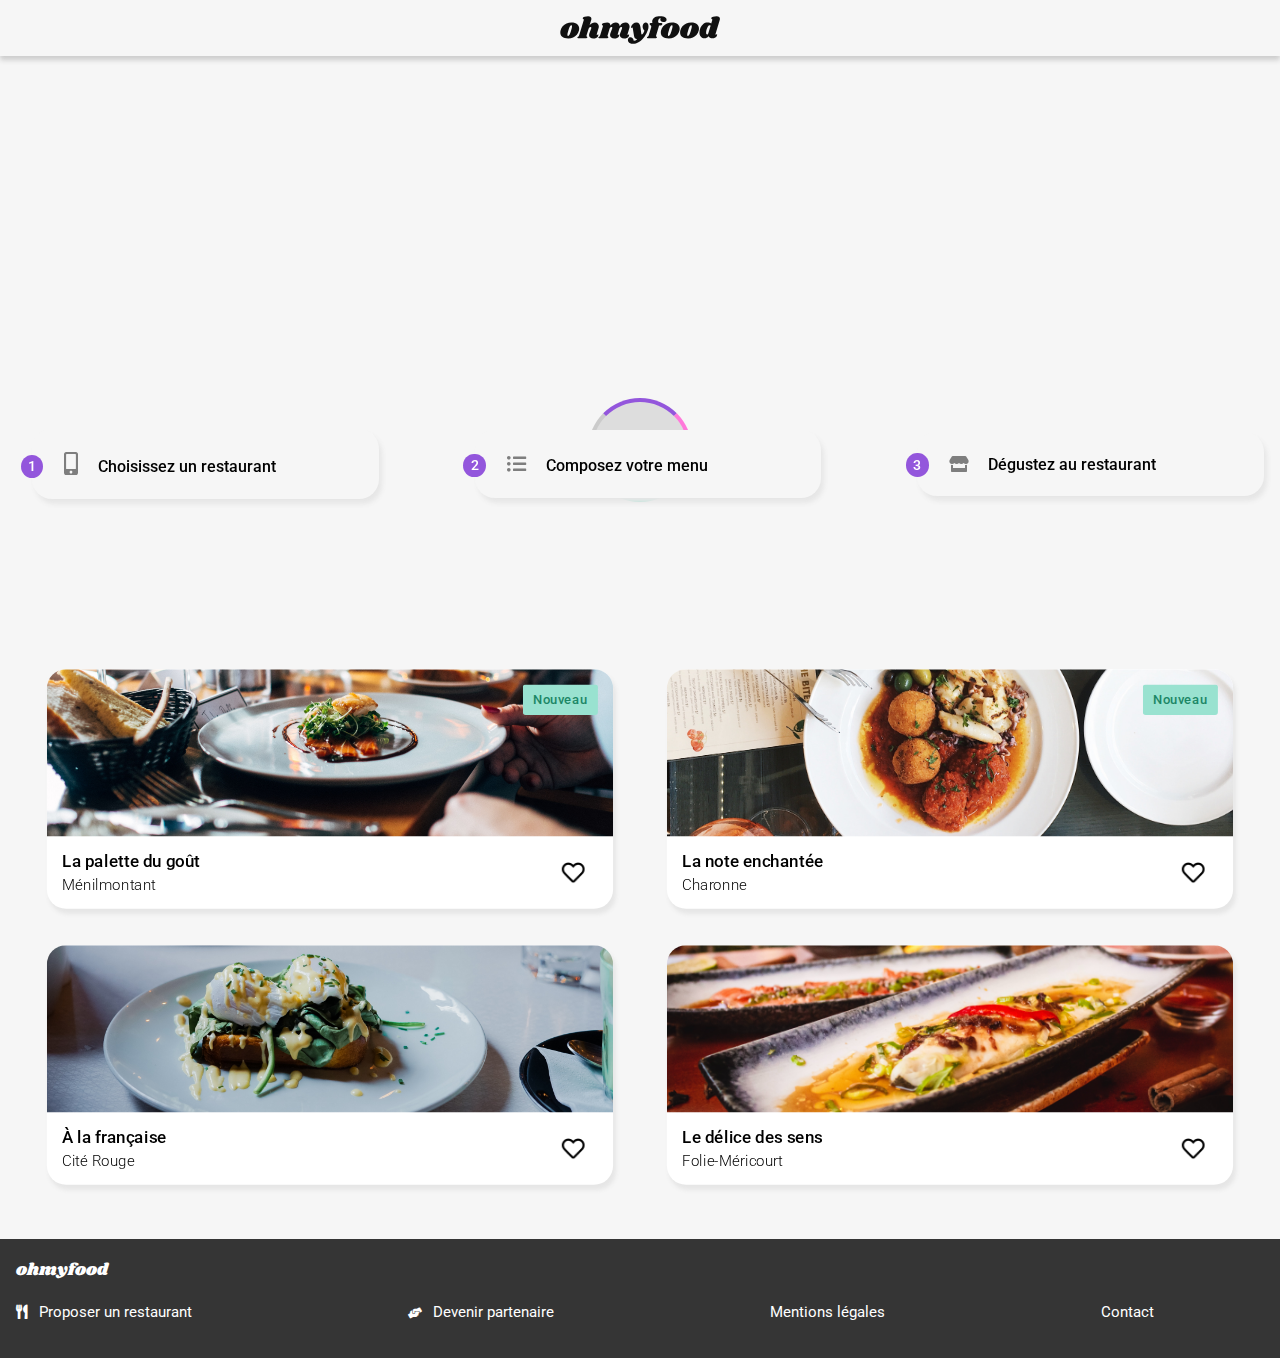
<file: index.html>
<!DOCTYPE html>
<html lang="fr">
<head>
    <meta charset="UTF-8">
    <meta http-equiv="X-UA-Compatible" content="IE=edge">
    <meta name="viewport" content="width=device-width, initial-scale=1.0">
    <title>Ohmyfood | Réservation restaurants, composition menus</title>
    <link rel="stylesheet" href="css/styles.css">
    <link rel="icon" href="img/logo/ohmyfood@2x.svg">
    <meta name="description" content="Une envie de manger raffiné ? Commandez votre repas en ligne avec Ohmyfood et évitez l'attente en salle ! Composez votre propre menu, sélectionné dans des restaurants gastronomiques d'exception et réservez-le dès maintenant.">
<!-- Liens icônes, polices -->
    <link rel="stylesheet" href="https://cdnjs.cloudflare.com/ajax/libs/font-awesome/5.15.2/css/all.min.css"/>
    <link rel="preconnect" href="https://fonts.gstatic.com">
    <link href="https://fonts.googleapis.com/css2?family=Roboto:wght@100;300;400;500;700&family=Shrikhand&display=swap" rel="stylesheet">
<!-- Twitter Card data -->
    <meta name="twitter:card" content="summary"/>
<!-- Open Graph data -->
    <meta property="og:title" content="Ohmyfood | Réservation restaurants, composition menus"/>
    <meta property="og:type" content="website"/>
    <meta property="og:url" content="https://naodevweb31.github.io/NaomiMango_3_15032021/"/>
    <meta property="og:image" content="https://raw.githubusercontent.com/NaoDevWeb31/NaomiMango_3_15032021/main/img/logo/ohmyfood-meta.png"/>
    <meta property="og:description" content="Une envie de manger raffiné ? Commandez votre repas en ligne avec Ohmyfood et évitez l'attente en salle ! Composez votre propre menu, sélectionné dans des restaurants gastronomiques d'exception et réservez-le dès maintenant."/>
</head>
<body>
<!-- LOADING SPINNER - PAGE ENTIÈRE -->    
    <div class="loader">
        <div class="loading">
            <div class="loading__spinner"></div>
        </div>
    </div>
<!-- LOGO -->
    <header class="header">
        <a href="index.html">
            <img class="header__logo" src="img/logo/ohmyfood@2x.svg" alt="logo du site" title="Ohmyfood.com"/>
        </a>
    </header>
    <main>
    <!-- LOCALISATION RESTO -->
        <section class="container container--md">
            <div class="localisation">
                <h2 class="localisation__heading">Localisation</h2>
                <div class="localisation__grid">
                <!-- ICÔNE MAP -->
                    <i class="fas fa-map-marker-alt"></i>
                <!-- LOCALISATION -->
                    <p class="localisation__grid__search">Paris, Belleville</p>
                </div>
            </div>
        </section>
    <!-- PRÉSENTATION -->
        <section class="container container--light">
            <div class="presentation">
                <h2 class="presentation__heading">Réservez le menu qui vous convient</h2>
                <p class="presentation__caption">Découvrez des restaurants d'exception, sélectionnés par nos soins.</p>
                <a href="#restaurants-link"><div class="btn">Explorer nos restaurants</div></a>
            </div>
        </section>
    <!-- FONCTIONNEMENT -->
        <section class="container container--white">
        <!-- GRILLE DES INSTRUCTIONS -->
            <div class="instructions-grid">
                <h2>Fonctionnement</h2>
            <!-- LISTE DES INSTRUCTIONS -->
                <ul class="instructions">
                <!-- INSTRUCTION 1 -->
                    <li class="instructions__item">
                        <div class="item__number">1</div>
                        <i class="fas fa-mobile-alt"></i>
                        Choisissez un restaurant
                    </li>
                <!-- INSTRUCTION 2 -->
                    <li class="instructions__item">
                        <div class="item__number">2</div>
                        <i class="fas fa-list-ul"></i>
                        Composez votre menu
                    </li>
                <!-- INSTRUCTION 3 -->
                    <li class="instructions__item">
                        <div class="item__number">3</div>
                        <i class="fas fa-store"></i>
                        Dégustez au restaurant
                    </li>
                </ul>
            </div>
        </section>
    <!-- RESTAURANTS -->
        <section class="container container--light">
        <!-- GRILLE DES RESTAURANTS -->
            <div class="restaurants" id="restaurants-link">
                <h2>Restaurants</h2>
            <!-- GRILLE DE MENUS -->
                <div class="menus-grid">
                <!-- RESTO 1 -->
                    <article class="menu-prev" >
                        <a class="menu-prev__image" href="html/menu-palette.html">
                            <img src="img/restaurants/jay-wennington-N_Y88TWmGwA-unsplash.jpg" alt="Photo du menu du restaurant La palette du goût" title="Cliquez ici pour composer votre menu"/>
                            <div class="image__tag">Nouveau</div>
                        </a>
                        <a class="menu-prev__heading" href="html/menu-palette.html">
                            <h3 class="heading__title">La palette du goût</h3>
                            <p class="heading__district">Ménilmontant</p>
                        </a>
                        <button class="menu-prev__btn" type="button" aria-label="favorite">
                            <img class="menu-prev__btn__img empty" src="img/icons/heart-regular.png" alt="Bouton de restaurant favori vide">
                            <img class="menu-prev__btn__img filled" src="img/icons/heart-gradient.png" alt="Bouton de restaurant favori rempli">
                        </button>
                    </article>
                <!-- RESTO 2 -->
                    <article class="menu-prev" >
                        <a class="menu-prev__image" href="html/menu-enchantée.html">
                            <img class="img--portrait" src="img/restaurants/stil-u2Lp8tXIcjw-unsplash.jpg" alt="Photo du menu du restaurant La note enchantée" title="Cliquez ici pour composer votre menu"/>
                            <div class="image__tag">Nouveau</div>
                        </a>
                        <a class="menu-prev__heading" href="html/menu-enchantée.html">
                            <h3 class="heading__title">La note enchantée</h3>
                            <p class="heading__district">Charonne</p>
                        </a>
                        <button class="menu-prev__btn" type="button" aria-label="favorite">
                            <img class="menu-prev__btn__img empty" src="img/icons/heart-regular.png" alt="Bouton de restaurant favori vide">
                            <img class="menu-prev__btn__img filled" src="img/icons/heart-gradient.png" alt="Bouton de restaurant favori rempli">
                        </button>
                    </article>
                <!-- RESTO 3 -->
                    <article class="menu-prev">
                        <a class="menu-prev__image" href="html/menu-française.html">
                            <img src="img/restaurants/toa-heftiba-DQKerTsQwi0-unsplash.jpg" alt="Photo du menu du restaurant À la française" title="Cliquez ici pour composer votre menu"/>
                        </a>
                        <a class="menu-prev__heading" href="html/menu-française.html">
                            <h3 class="heading__title">À la française</h3>
                            <p class="heading__district">Cité Rouge</p>
                        </a>
                        <button class="menu-prev__btn" type="button" aria-label="favorite">
                            <img class="menu-prev__btn__img empty" src="img/icons/heart-regular.png" alt="Bouton de restaurant favori vide">
                            <img class="menu-prev__btn__img filled" src="img/icons/heart-gradient.png" alt="Bouton de restaurant favori rempli">
                        </button>
                    </article>
                <!-- RESTO 4 -->
                    <article class="menu-prev">
                        <a class="menu-prev__image" href="html/menu-délice.html">
                            <img src="img/restaurants/louis-hansel-shotsoflouis-qNBGVyOCY8Q-unsplash.jpg" alt="Photo du menu du restaurant Le délice du sens" title="Cliquez ici pour composer votre menu"/>
                        </a>
                        <a class="menu-prev__heading" href="html/menu-délice.html">
                            <h3 class="heading__title">Le délice des sens</h3>
                            <p class="heading__district">Folie-Méricourt</p>
                        </a>
                        <button class="menu-prev__btn" type="button" aria-label="favorite">
                            <img class="menu-prev__btn__img empty" src="img/icons/heart-regular.png" alt="Bouton de restaurant favori vide">
                            <img class="menu-prev__btn__img filled" src="img/icons/heart-gradient.png" alt="Bouton de restaurant favori rempli">
                        </button>
                    </article>
                </div>
            </div>
        </section>
    </main>
    <footer class="footer">
    <!-- LOGO -->
        <h1 class="footer__heading">
            ohmyfood
        </h1>
    <!-- LISTE DU FOOTER -->
        <ul class="footer__list">
            <li class="list__item"><i class="fas fa-utensils"></i>Proposer un restaurant</li>
            <li class="list__item"><i class="fas fa-hands-helping"></i>Devenir partenaire</li>
            <li class="list__item">Mentions légales</li>
            <li class="list__item email__link"><a href="mailto:contact@ohmyfood.com" title="Cliquez ici pour nous contacter par email !">Contact</a></li>
        </ul>
    </footer>
</body>
</html>
</file>
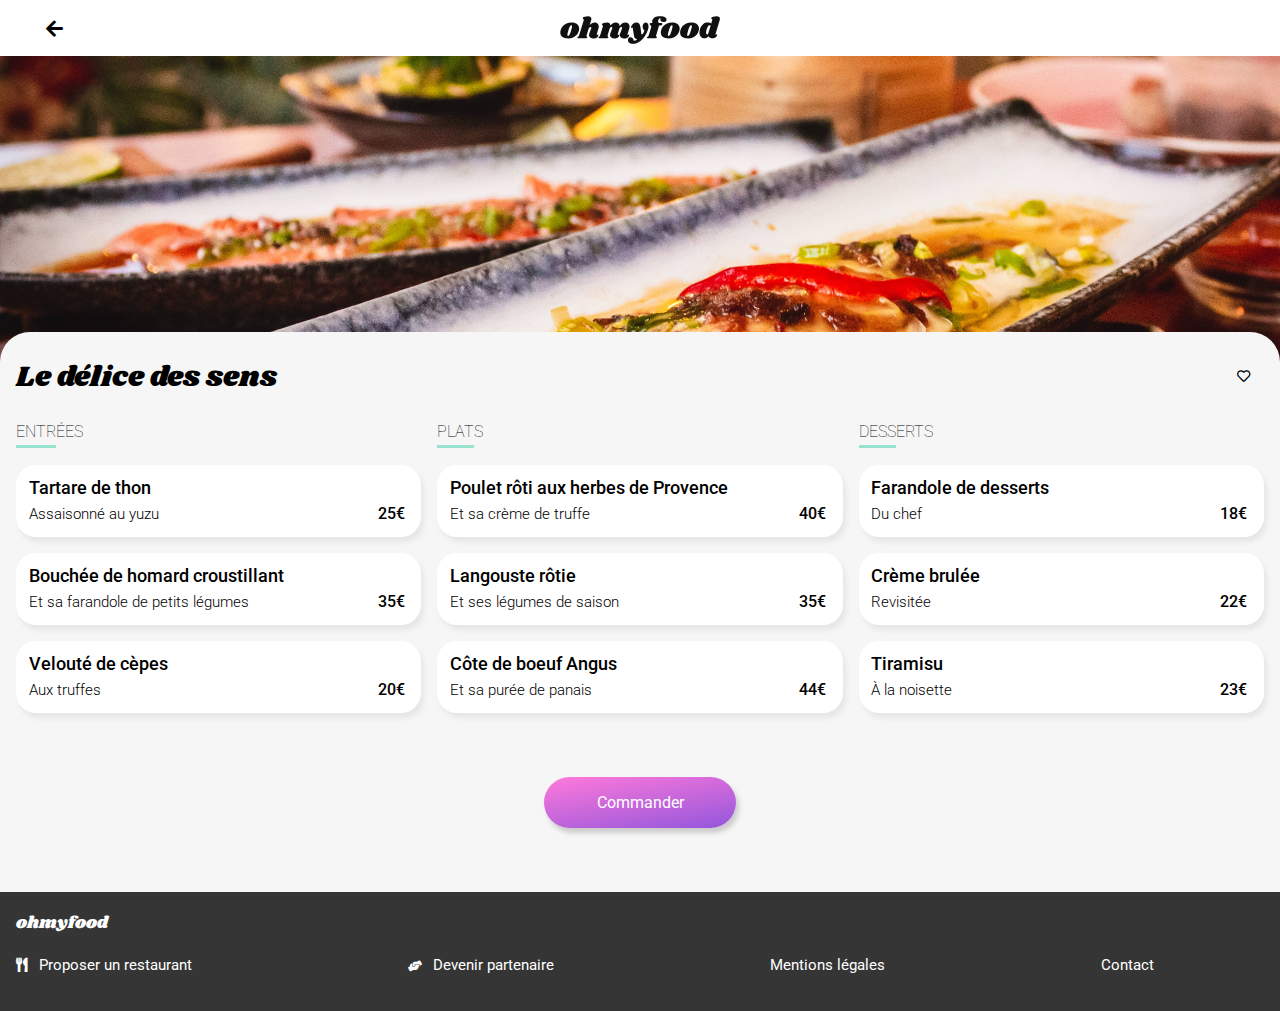
<file: menu-délice.html>
<!DOCTYPE html>
<html lang="fr">
<head>
    <meta charset="UTF-8">
    <meta http-equiv="X-UA-Compatible" content="IE=edge">
    <meta name="viewport" content="width=device-width, initial-scale=1.0">
    <title>Restaurants - Le délice des sens - Ohmyfood</title>
    <link rel="stylesheet" href="css/styles.css">
    <link rel="icon" href="img/logo/ohmyfood@2x.svg">
    <meta name="description" content="Réservez des menus qui vous convient dans des restaurants d'exception">
<!-- Liens icônes, polices -->
    <link rel="stylesheet" href="https://cdnjs.cloudflare.com/ajax/libs/font-awesome/5.15.2/css/all.min.css"/>
    <link rel="preconnect" href="https://fonts.gstatic.com">
    <link href="https://fonts.googleapis.com/css2?family=Roboto:wght@100;300;400;500;700&family=Shrikhand&display=swap" rel="stylesheet">
<!-- Twitter Card data -->
    <meta name="twitter:card" content="summary"/>
<!-- Open Graph data -->
    <meta property="og:title" content="Restaurants - Le délice des sens - Ohmyfood"/>
    <meta property="og:type" content="website"/>
    <meta property="og:url" content="https://naodevweb31.github.io/NaomiMango_3_15032021/"/>
    <meta property="og:image" content="https://raw.githubusercontent.com/NaoDevWeb31/NaomiMango_3_15032021/main/img/logo/ohmyfood-meta.png"/>
    <meta property="og:description" content="Réservez des menus qui vous convient dans des restaurants d'exception"/>
</head>
<body>
    <header class="header header--menu">
    <!-- FLÈCHE -->
        <a class="header__return" href="index.html" title="Retournez sur la page d'accueil" aria-label="homepage">
            <i class="fas fa-arrow-left"></i>
            <span class="header__return__text">Page d'accueil</span>
        </a>
    <!-- LOGO -->
        <img class="header__logo" src="img/logo/ohmyfood@2x.svg" alt="logo du site" title="Ohmyfood.com"/>
    </header>
    <main class="courses">
    <!-- PHOTO -->
        <section class="courses-prev">
            <h2 class="courses-prev__heading">Menus</h2>
            <img class="courses-prev__image" src="img/restaurants/louis-hansel-shotsoflouis-qNBGVyOCY8Q-unsplash.jpg" alt="Photo du menu du restaurant Le délice des sens"/>
        </section>
    <!-- MENU -->
        <section class="container container--light container--menus">
        <!-- NOM DU RESTO + CŒUR -->
            <div class="heading">
                <h2 class="heading__title">Le délice des sens</h2>
                <button type="button" class="menu-prev__btn" aria-label="favorite">
                    <i class="far fa-heart empty"></i>
                    <i class="fas fa-heart filled"></i>
                </button>
            </div>
        <!-- GRILLE DES 3 REPAS -->
            <div class="courses-grid">
            <!-- ENTRÉES -->
                <div class="course">
                <!-- INTITULÉ DU REPAS -->
                    <h3 class="course__heading course__heading--0"><span class="underline">ENTR</span>ÉES</h3>
                <!-- LISTE DES ENTRÉES -->
                    <ul class="course__dishes">
                    <!-- ENTRÉE 1 -->
                        <li class="dish dish--0">
                            <h4 class="dish__heading">Tartare de thon</h4>
                            <p class="dish__caption">Assaisonné au yuzu</p>
                            <div class="dish__price">25€</div>
                            <div class="dish__checkbox">
                                <i class="fas fa-check-circle"></i>
                            </div>
                        </li>
                    <!-- ENTRÉE 2 -->    
                        <li class="dish dish--1">
                            <h4 class="dish__heading">Bouchée de homard croustillant</h4>
                            <p class="dish__caption">Et sa farandole de petits légumes</p>
                            <div class="dish__price">35€</div>
                            <div class="dish__checkbox">
                                <i class="fas fa-check-circle"></i>
                            </div>
                        </li>
                    <!-- ENTRÉE 3 -->
                        <li class="dish dish--2">
                            <h4 class="dish__heading">Velouté de cèpes</h4>
                            <p class="dish__caption">Aux truffes</p>
                            <div class="dish__price">20€</div>
                            <div class="dish__checkbox">
                                <i class="fas fa-check-circle"></i>
                            </div>
                        </li>
                    </ul>
                </div>
            <!-- PLATS -->
                <div class="course">
                <!-- INTITULÉ DU REPAS -->
                    <h3 class="course__heading course__heading--1"><span class="underline">PLAT</span>S</h3>
                <!-- LISTE DES PLATS -->
                    <ul class="course__dishes">
                    <!-- PLAT 1 -->
                        <li class="dish dish--3">
                            <h4 class="dish__heading">Poulet rôti aux herbes de Provence</h4>
                            <p class="dish__caption">Et sa crème de truffe</p>
                            <div class="dish__price">40€</div>
                            <div class="dish__checkbox">
                                <i class="fas fa-check-circle"></i>
                            </div>
                        </li>
                    <!-- PLAT 2 -->
                        <li class="dish dish--4">
                            <h4 class="dish__heading">Langouste rôtie</h4>
                            <p class="dish__caption">Et ses légumes de saison</p>
                            <div class="dish__price">35€</div>
                            <div class="dish__checkbox">
                                <i class="fas fa-check-circle"></i>
                            </div>
                        </li>
                    <!-- PLAT 3 -->
                        <li class="dish dish--5">
                            <h4 class="dish__heading">Côte de boeuf Angus</h4>
                            <p class="dish__caption">Et sa purée de panais</p>
                            <div class="dish__price">44€</div>
                            <div class="dish__checkbox">
                                <i class="fas fa-check-circle"></i>
                            </div>
                        </li>
                    </ul>
                </div>
            <!-- DESSERTS -->
                <div class="course">
                <!-- INTITULÉ DU REPAS -->
                    <h3 class="course__heading course__heading--2"><span class="underline">DESS</span>ERTS</h3>
                <!-- LISTE DES DESSERTS -->
                    <ul class="course__dishes">
                    <!-- DESSERT 1 -->
                        <li class="dish dish--6">
                            <h4 class="dish__heading">Farandole de desserts</h4>
                            <p class="dish__caption">Du chef</p>
                            <div class="dish__price">18€</div>
                            <div class="dish__checkbox">
                                <i class="fas fa-check-circle"></i>
                            </div>
                        </li>
                    <!-- DESSERT 2 -->
                        <li class="dish dish--7">
                            <h4 class="dish__heading">Crème brulée</h4>
                            <p class="dish__caption">Revisitée</p>
                            <div class="dish__price">22€</div>
                            <div class="dish__checkbox">
                                <i class="fas fa-check-circle"></i>
                            </div>
                        </li>
                    <!-- DESSERT 3 -->
                        <li class="dish dish--8">
                            <h4 class="dish__heading">Tiramisu</h4>
                            <p class="dish__caption">À la noisette</p>
                            <div class="dish__price">23€</div>
                            <div class="dish__checkbox">
                                <i class="fas fa-check-circle"></i>
                            </div>
                        </li>
                    </ul>
                </div>
            </div>
            <div class="btn btn--menus">Commander</div>
        </section>
    </main>
    <footer class="footer">
        <!-- LOGO -->
            <h1 class="footer__heading">
                ohmyfood
            </h1>
        <!-- LISTE DU FOOTER -->
            <ul class="footer__list">
                <li class="list__item"><i class="fas fa-utensils"></i>Proposer un restaurant</li>
                <li class="list__item"><i class="fas fa-hands-helping"></i>Devenir partenaire</li>
                <li class="list__item">Mentions légales</li>
                <li class="list__item email__link"><a href="mailto:contact@ohmyfood.com" title="Cliquez ici pour nous contacter par email !">Contact</a></li>
            </ul>
    </footer>
</body>
</html>
</file>
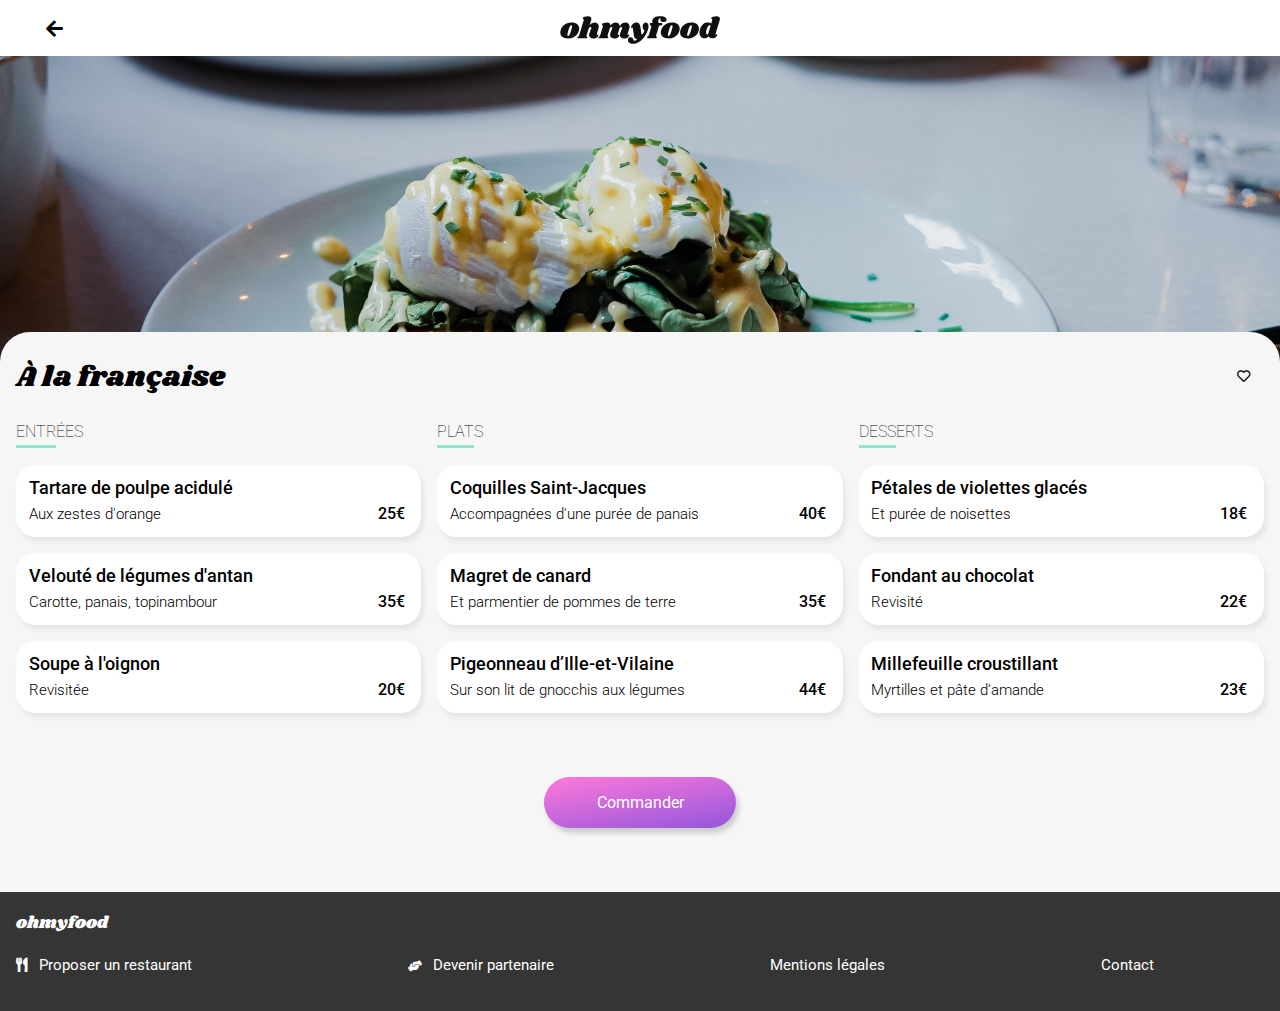
<file: menu-française.html>
<!DOCTYPE html>
<html lang="fr">
<head>
    <meta charset="UTF-8">
    <meta http-equiv="X-UA-Compatible" content="IE=edge">
    <meta name="viewport" content="width=device-width, initial-scale=1.0">
    <title>Restaurants - À la française - Ohmyfood</title>
    <link rel="stylesheet" href="css/styles.css">
    <link rel="icon" href="img/logo/ohmyfood@2x.svg">
    <meta name="description" content="Réservez des menus qui vous convient dans des restaurants d'exception">
<!-- Liens icônes, polices -->
    <link rel="stylesheet" href="https://cdnjs.cloudflare.com/ajax/libs/font-awesome/5.15.2/css/all.min.css"/>
    <link rel="preconnect" href="https://fonts.gstatic.com">
    <link href="https://fonts.googleapis.com/css2?family=Roboto:wght@100;300;400;500;700&family=Shrikhand&display=swap" rel="stylesheet">
<!-- Twitter Card data -->
    <meta name="twitter:card" content="summary"/>
<!-- Open Graph data -->
    <meta property="og:title" content="Restaurants - À la française - Ohmyfood"/>
    <meta property="og:type" content="website"/>
    <meta property="og:url" content="https://naodevweb31.github.io/NaomiMango_3_15032021/"/>
    <meta property="og:image" content="https://raw.githubusercontent.com/NaoDevWeb31/NaomiMango_3_15032021/main/img/logo/ohmyfood-meta.png"/>
    <meta property="og:description" content="Réservez des menus qui vous convient dans des restaurants d'exception"/>
</head>
<body>
    <header class="header header--menu">
    <!-- FLÈCHE -->
        <a class="header__return" href="index.html" title="Retournez sur la page d'accueil" aria-label="homepage">
            <i class="fas fa-arrow-left"></i>
            <span class="header__return__text">Page d'accueil</span>
        </a>
    <!-- LOGO -->
        <img class="header__logo" src="img/logo/ohmyfood@2x.svg" alt="logo du site" title="Ohmyfood.com"/>
    </header>
    <main class="courses">
    <!-- PHOTO -->
        <section class="courses-prev">
            <h2 class="courses-prev__heading">Menus</h2>
            <img class="courses-prev__image" src="img/restaurants/toa-heftiba-DQKerTsQwi0-unsplash.jpg" alt="Photo du menu du restaurant À la française"/>
        </section>
    <!-- MENU -->
        <section class="container container--light container--menus">
        <!-- NOM DU RESTO + CŒUR -->
            <div class="heading">
                <h2 class="heading__title">À la française</h2>
                <button type="button" class="menu-prev__btn" aria-label="favorite">
                    <i class="far fa-heart empty"></i>
                    <i class="fas fa-heart filled"></i>
                </button>
            </div>
        <!-- GRILLE DES 3 REPAS -->
            <div class="courses-grid">
            <!-- ENTRÉES -->
                <div class="course">
                <!-- INTITULÉ DU REPAS -->
                    <h3 class="course__heading course__heading--0"><span class="underline">ENTR</span>ÉES</h3>
                <!-- LISTE DES ENTRÉES -->
                    <ul class="course__dishes">
                    <!-- ENTRÉE 1 -->
                        <li class="dish dish--0">
                            <h4 class="dish__heading">Tartare de poulpe acidulé</h4>
                            <p class="dish__caption">Aux zestes d'orange</p>
                            <div class="dish__price">25€</div>
                            <div class="dish__checkbox">
                                <i class="fas fa-check-circle"></i>
                            </div>
                        </li>
                    <!-- ENTRÉE 2 -->
                        <li class="dish dish--1">
                            <h4 class="dish__heading">Velouté de légumes d'antan</h4>
                            <p class="dish__caption">Carotte, panais, topinambour</p>
                            <div class="dish__price">35€</div>
                            <div class="dish__checkbox">
                                <i class="fas fa-check-circle"></i>
                            </div>
                        </li>
                    <!-- ENTRÉE 3 -->
                        <li class="dish dish--2">
                            <h4 class="dish__heading">Soupe à l'oignon</h4>
                            <p class="dish__caption">Revisitée</p>
                            <div class="dish__price">20€</div>
                            <div class="dish__checkbox">
                                <i class="fas fa-check-circle"></i>
                            </div>
                        </li>
                    </ul>
                </div>
            <!-- PLATS -->
                <div class="course">
                <!-- INTITULÉ DU REPAS -->
                    <h3 class="course__heading course__heading--1"><span class="underline">PLAT</span>S</h3>
                <!-- LISTE DES PLATS -->
                    <ul class="course__dishes">
                    <!-- PLAT 1 -->
                        <li class="dish dish--3">
                            <h4 class="dish__heading">Coquilles Saint-Jacques</h4>
                            <p class="dish__caption">Accompagnées d'une purée de panais</p>
                            <div class="dish__price">40€</div>
                            <div class="dish__checkbox">
                                <i class="fas fa-check-circle"></i>
                            </div>
                        </li>
                    <!-- PLAT 2 -->
                        <li class="dish dish--4">
                            <h4 class="dish__heading">Magret de canard</h4>
                            <p class="dish__caption">Et parmentier de pommes de terre</p>
                            <div class="dish__price">35€</div>
                            <div class="dish__checkbox">
                                <i class="fas fa-check-circle"></i>
                            </div>
                        </li>
                    <!-- PLAT 3 -->
                        <li class="dish dish--5">
                            <h4 class="dish__heading">Pigeonneau d’Ille-et-Vilaine</h4>
                            <p class="dish__caption">Sur son lit de gnocchis aux légumes</p>
                            <div class="dish__price">44€</div>
                            <div class="dish__checkbox">
                                <i class="fas fa-check-circle"></i>
                            </div>
                        </li>
                    </ul>
                </div>
            <!-- DESSERTS -->
                <div class="course">
                <!-- INTITULÉ DU REPAS -->
                    <h3 class="course__heading course__heading--2"><span class="underline">DESS</span>ERTS</h3>
                <!-- LISTE DES DESSERTS -->
                    <ul class="course__dishes">
                    <!-- DESSERT 1 -->
                        <li class="dish dish--6">
                            <h4 class="dish__heading">Pétales de violettes glacés</h4>
                            <p class="dish__caption">Et purée de noisettes</p>
                            <div class="dish__price">18€</div>
                            <div class="dish__checkbox">
                                <i class="fas fa-check-circle"></i>
                            </div>
                        </li>
                    <!-- DESSERT 2 -->
                        <li class="dish dish--7">
                            <h4 class="dish__heading">Fondant au chocolat</h4>
                            <p class="dish__caption">Revisité</p>
                            <div class="dish__price">22€</div>
                            <div class="dish__checkbox">
                                <i class="fas fa-check-circle"></i>
                            </div>
                        </li>
                    <!-- DESSERT 3 -->
                        <li class="dish dish--8">
                            <h4 class="dish__heading">Millefeuille croustillant</h4>
                            <p class="dish__caption">Myrtilles et pâte d’amande</p>
                            <div class="dish__price">23€</div>
                            <div class="dish__checkbox">
                                <i class="fas fa-check-circle"></i>
                            </div>
                        </li>
                    </ul>
                </div>
            </div>
            <div class="btn btn--menus">Commander</div>
        </section>
    </main>
    <footer class="footer">
        <!-- LOGO -->
            <h1 class="footer__heading">
                ohmyfood
            </h1>
        <!-- LISTE DU FOOTER -->
            <ul class="footer__list">
                <li class="list__item"><i class="fas fa-utensils"></i>Proposer un restaurant</li>
                <li class="list__item"><i class="fas fa-hands-helping"></i>Devenir partenaire</li>
                <li class="list__item">Mentions légales</li>
                <li class="list__item email__link"><a href="mailto:contact@ohmyfood.com" title="Cliquez ici pour nous contacter par email !">Contact</a></li>
            </ul>
    </footer>
</body>
</html>
</file>
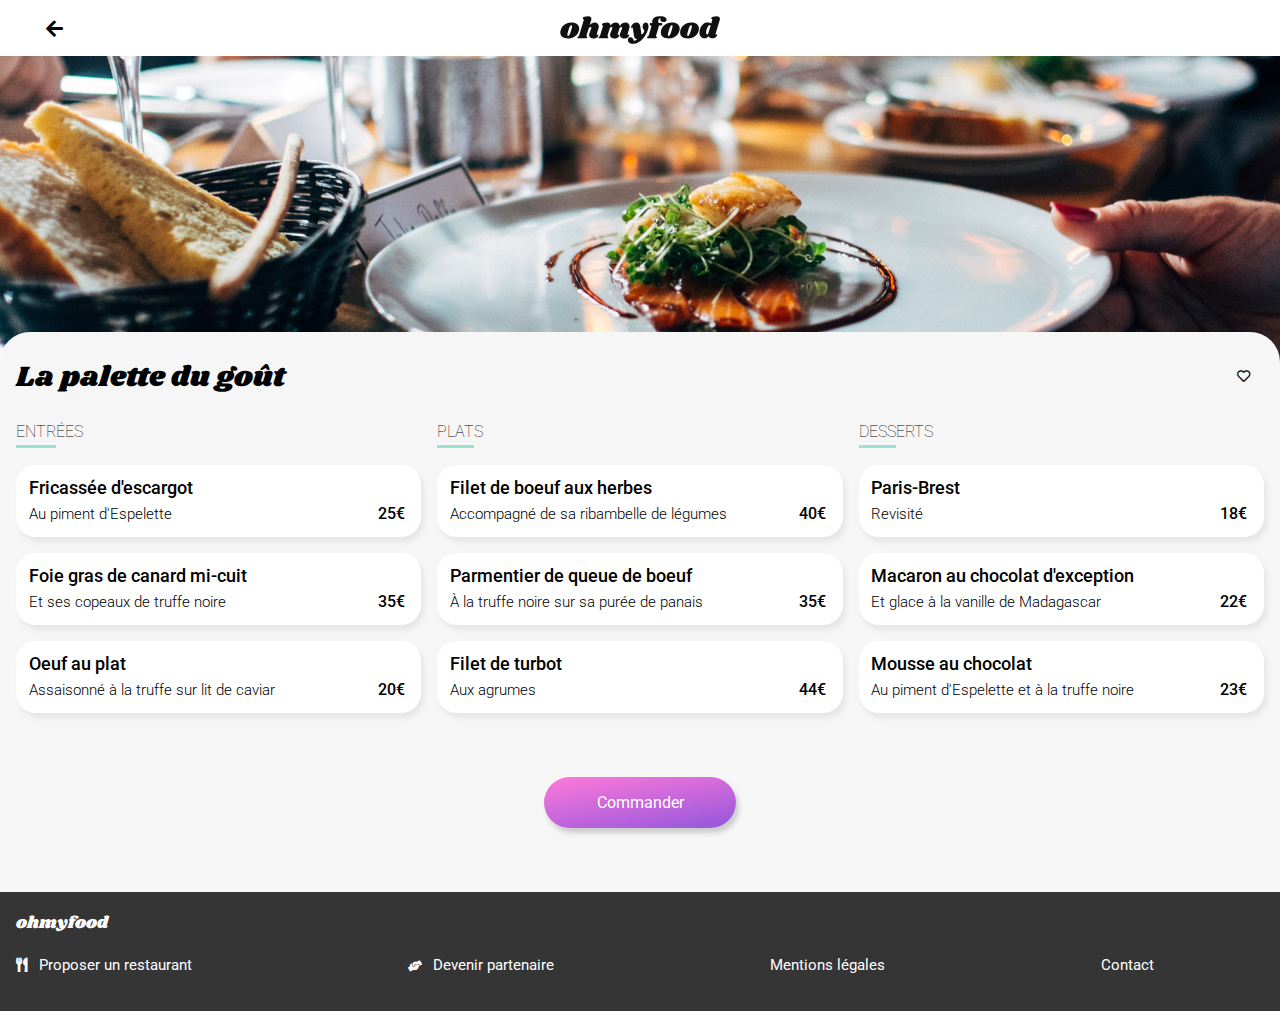
<file: menu-palette.html>
<!DOCTYPE html>
<html lang="fr">
<head>
    <meta charset="UTF-8">
    <meta http-equiv="X-UA-Compatible" content="IE=edge">
    <meta name="viewport" content="width=device-width, initial-scale=1.0">
    <title>Restaurants - La palette du goût - Ohmyfood</title>
    <link rel="stylesheet" href="css/styles.css">
    <link rel="icon" href="img/logo/ohmyfood@2x.svg">
    <meta name="description" content="Réservez des menus qui vous convient dans des restaurants d'exception">
<!-- Liens icônes, polices -->
    <link rel="stylesheet" href="https://cdnjs.cloudflare.com/ajax/libs/font-awesome/5.15.2/css/all.min.css"/>
    <link rel="preconnect" href="https://fonts.gstatic.com">
    <link href="https://fonts.googleapis.com/css2?family=Roboto:wght@100;300;400;500;700&family=Shrikhand&display=swap" rel="stylesheet">
<!-- Twitter Card data -->
    <meta name="twitter:card" content="summary"/>
<!-- Open Graph data -->
    <meta property="og:title" content="Restaurants - La palette du goût - Ohmyfood"/>
    <meta property="og:type" content="website"/>
    <meta property="og:url" content="https://naodevweb31.github.io/NaomiMango_3_15032021/"/>
    <meta property="og:image" content="https://raw.githubusercontent.com/NaoDevWeb31/NaomiMango_3_15032021/main/img/logo/ohmyfood-meta.png"/>
    <meta property="og:description" content="Réservez des menus qui vous convient dans des restaurants d'exception"/>
</head>
<body>
    <header class="header header--menu">
    <!-- FLÈCHE -->
        <a class="header__return" href="index.html" title="Retournez sur la page d'accueil" aria-label="homepage">
            <i class="fas fa-arrow-left"></i>
            <span class="header__return__text">Page d'accueil</span>
        </a>
    <!-- LOGO -->
        <img class="header__logo" src="img/logo/ohmyfood@2x.svg" alt="logo du site" title="Ohmyfood.com"/>
    </header>
    <main class="courses">
    <!-- PHOTO -->
        <section class="courses-prev">
            <h2 class="courses-prev__heading">Menus</h2>
            <img class="courses-prev__image" src="img/restaurants/jay-wennington-N_Y88TWmGwA-unsplash.jpg" alt="Photo du menu du restaurant La palette du goût"/>
        </section>
    <!-- MENU -->
        <section class="container container--light container--menus">
        <!-- NOM DU RESTO + CŒUR -->
            <div class="heading">
                <h2 class="heading__title">La palette du goût</h2>
                <button type="button" class="menu-prev__btn" aria-label="favorite">
                    <i class="far fa-heart empty"></i>
                    <i class="fas fa-heart filled"></i>
                </button>
            </div>
        <!-- GRILLE DES 3 REPAS -->
            <div class="courses-grid">
            <!-- ENTRÉES -->
                <div class="course">
                <!-- INTITULÉ DU REPAS -->
                    <h3 class="course__heading course__heading--0"><span class="underline">ENTR</span>ÉES</h3>
                <!-- LISTE DES ENTRÉES -->
                    <ul class="course__dishes">
                    <!-- ENTRÉE 1 -->
                        <li class="dish dish--0">
                            <h4 class="dish__heading">Fricassée d'escargot</h4>
                            <p class="dish__caption">Au piment d'Espelette</p>
                            <div class="dish__price">25€</div>
                            <div class="dish__checkbox">
                                <i class="fas fa-check-circle"></i>
                            </div>
                        </li>
                    <!-- ENTRÉE 2 -->
                        <li class="dish dish--1">
                            <h4 class="dish__heading">Foie gras de canard mi-cuit</h4>
                            <p class="dish__caption">Et ses copeaux de truffe noire</p>
                            <div class="dish__price">35€</div>
                            <div class="dish__checkbox">
                                <i class="fas fa-check-circle"></i>
                            </div>
                        </li>
                    <!-- ENTRÉE 3 -->
                        <li class="dish dish--2">
                            <h4 class="dish__heading">Oeuf au plat</h4>
                            <p class="dish__caption">Assaisonné à la truffe sur lit de caviar</p>
                            <div class="dish__price">20€</div>
                            <div class="dish__checkbox">
                                <i class="fas fa-check-circle"></i>
                            </div>
                        </li>
                    </ul>
                </div>
            <!-- PLATS -->
                <div class="course">
                <!-- INTITULÉ DU REPAS -->
                    <h3 class="course__heading course__heading--1"><span class="underline">PLAT</span>S</h3>
                <!-- LISTE DES PLATS -->
                    <ul class="course__dishes">
                    <!-- PLAT 1 -->
                        <li class="dish dish--3">
                            <h4 class="dish__heading">Filet de boeuf aux herbes</h4>
                            <p class="dish__caption">Accompagné de sa ribambelle de légumes</p>
                            <div class="dish__price">40€</div>
                            <div class="dish__checkbox">
                                <i class="fas fa-check-circle"></i>
                            </div>
                        </li>
                    <!-- PLAT 2 -->
                        <li class="dish dish--4">
                            <h4 class="dish__heading">Parmentier de queue de boeuf</h4>
                            <p class="dish__caption">À la truffe noire sur sa purée de panais</p>
                            <div class="dish__price">35€</div>
                            <div class="dish__checkbox">
                                <i class="fas fa-check-circle"></i>
                            </div>
                        </li>
                    <!-- PLAT 3 -->
                        <li class="dish dish--5">
                            <h4 class="dish__heading">Filet de turbot</h4>
                            <p class="dish__caption">Aux agrumes</p>
                            <div class="dish__price">44€</div>
                            <div class="dish__checkbox">
                                <i class="fas fa-check-circle"></i>
                            </div>
                        </li>
                    </ul>
                </div>
            <!-- DESSERTS -->
                <div class="course">
                <!-- INTITULÉ DU REPAS -->
                    <h3 class="course__heading course__heading--2"><span class="underline">DESS</span>ERTS</h3>
                <!-- LISTE DES DESSERTS -->
                    <ul class="course__dishes">
                    <!-- DESSERT 1 -->
                        <li class="dish dish--6">
                            <h4 class="dish__heading">Paris-Brest</h4>
                            <p class="dish__caption">Revisité</p>
                            <div class="dish__price">18€</div>
                            <div class="dish__checkbox">
                                <i class="fas fa-check-circle"></i>
                            </div>
                        </li>
                    <!-- DESSERT 2 -->
                        <li class="dish dish--7">
                            <h4 class="dish__heading">Macaron au chocolat d'exception</h4>
                            <p class="dish__caption">Et glace à la vanille de Madagascar</p>
                            <div class="dish__price">22€</div>
                            <div class="dish__checkbox">
                                <i class="fas fa-check-circle"></i>
                            </div>
                        </li>
                    <!-- DESSERT 3 -->
                        <li class="dish dish--8">
                            <h4 class="dish__heading">Mousse au chocolat</h4>
                            <p class="dish__caption">Au piment d'Espelette et à la truffe noire</p>
                            <div class="dish__price">23€</div>
                            <div class="dish__checkbox">
                                <i class="fas fa-check-circle"></i>
                            </div>
                        </li>
                    </ul>
                </div>
            </div>
            <div class="btn btn--menus">Commander</div>
        </section>
    </main>
    <footer class="footer">
        <!-- LOGO -->
            <h1 class="footer__heading">
                ohmyfood
            </h1>
        <!-- LISTE DU FOOTER -->
            <ul class="footer__list">
                <li class="list__item"><i class="fas fa-utensils"></i>Proposer un restaurant</li>
                <li class="list__item"><i class="fas fa-hands-helping"></i>Devenir partenaire</li>
                <li class="list__item">Mentions légales</li>
                <li class="list__item email__link"><a href="mailto:contact@ohmyfood.com" title="Cliquez ici pour nous contacter par email !">Contact</a></li>
            </ul>
    </footer>
</body>
</html>
</file>
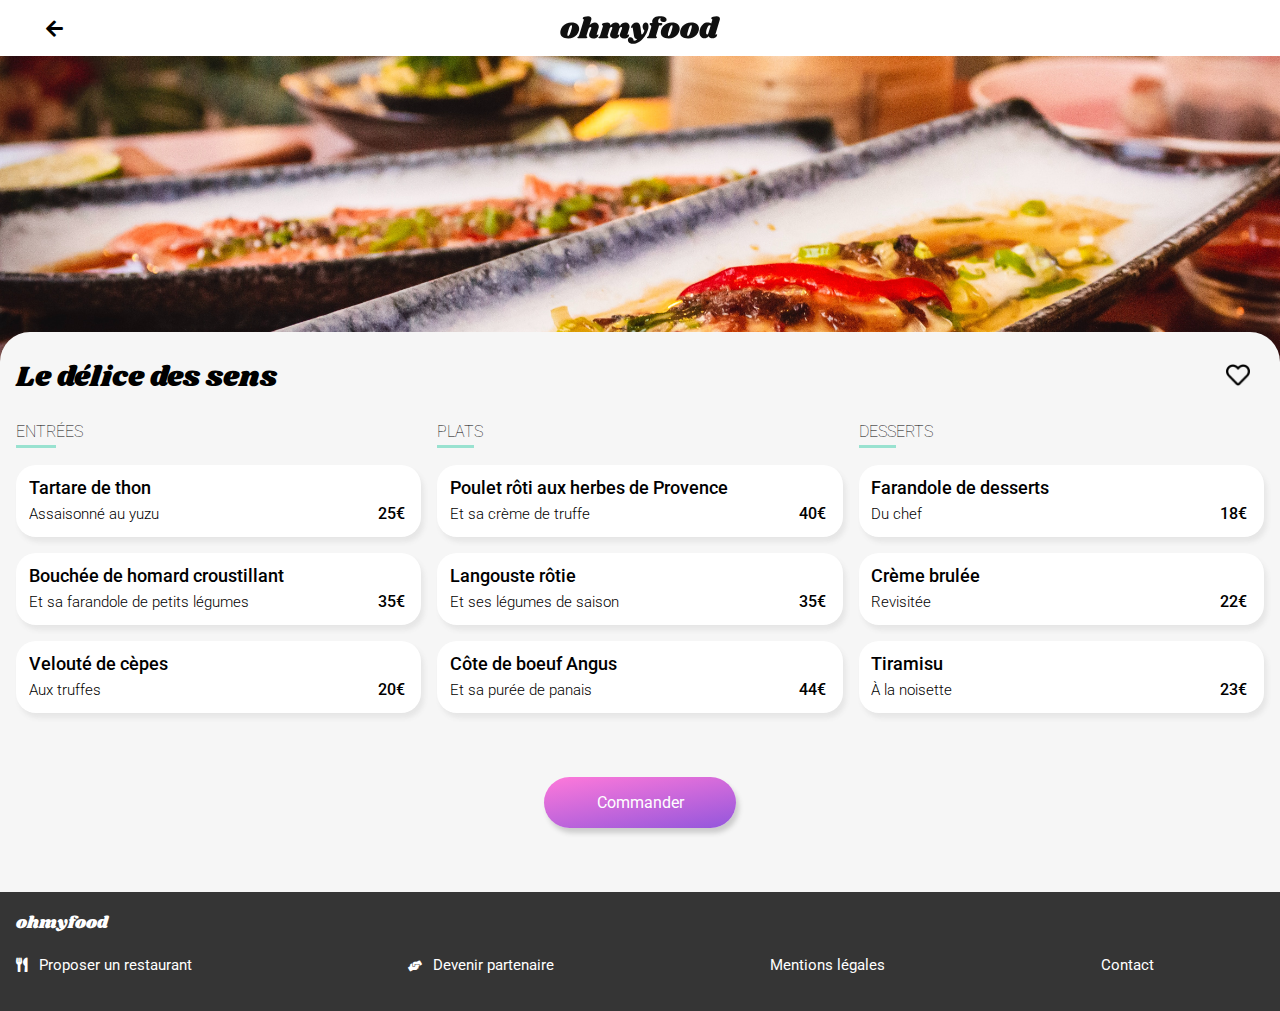
<file: html/menu-délice.html>
<!DOCTYPE html>
<html lang="fr">
<head>
    <meta charset="UTF-8">
    <meta http-equiv="X-UA-Compatible" content="IE=edge">
    <meta name="viewport" content="width=device-width, initial-scale=1.0">
    <title>Le délice des sens - Restaurants - Ohmyfood</title>
    <link rel="stylesheet" href="../css/styles.css">
    <link rel="icon" href="../img/logo/ohmyfood@2x.svg">
    <meta name="description" content="Une envie de manger raffiné ? Commandez votre repas en ligne avec Ohmyfood et évitez l'attente en salle ! Composez votre propre menu, sélectionné dans des restaurants gastronomiques d'exception et réservez-le dès maintenant.">
<!-- Liens icônes, polices -->
    <link rel="stylesheet" href="https://cdnjs.cloudflare.com/ajax/libs/font-awesome/5.15.2/css/all.min.css"/>
    <link rel="preconnect" href="https://fonts.gstatic.com">
    <link href="https://fonts.googleapis.com/css2?family=Roboto:wght@100;300;400;500;700&family=Shrikhand&display=swap" rel="stylesheet">
<!-- Twitter Card data -->
    <meta name="twitter:card" content="summary"/>
<!-- Open Graph data -->
    <meta property="og:title" content="Le délice des sens - Restaurants - Ohmyfood"/>
    <meta property="og:type" content="website"/>
    <meta property="og:url" content="https://naodevweb31.github.io/NaomiMango_3_15032021/"/>
    <meta property="og:image" content="https://raw.githubusercontent.com/NaoDevWeb31/NaomiMango_3_15032021/main/img/logo/ohmyfood-meta.png"/>
    <meta property="og:description" content="Une envie de manger raffiné ? Commandez votre repas en ligne avec Ohmyfood et évitez l'attente en salle ! Composez votre propre menu, sélectionné dans des restaurants gastronomiques d'exception et réservez-le dès maintenant."/>
</head>
<body>
    <header class="header header--menu">
    <!-- FLÈCHE -->
        <a class="header__return" href="../index.html" title="Retournez sur la page d'accueil" aria-label="homepage">
            <i class="fas fa-arrow-left"></i>
            <span class="header__return__text">Page d'accueil</span>
        </a>
    <!-- LOGO -->
        <img class="header__logo" src="../img/logo/ohmyfood@2x.svg" alt="logo du site" title="Ohmyfood.com"/>
    </header>
    <main class="courses">
    <!-- PHOTO -->
        <section class="courses-prev">
            <h2 class="courses-prev__heading">Menus</h2>
            <img class="courses-prev__image" src="../img/restaurants/louis-hansel-shotsoflouis-qNBGVyOCY8Q-unsplash.jpg" alt="Photo du menu du restaurant Le délice des sens"/>
        </section>
    <!-- MENU -->
        <section class="container container--light container--menus">
        <!-- NOM DU RESTO + CŒUR -->
            <div class="heading">
                <h2 class="heading__title">Le délice des sens</h2>
                <button class="menu-prev__btn" type="button" aria-label="favorite">
                    <img class="menu-prev__btn__img empty" src="../img/icons/heart-regular.png" alt="Bouton de restaurant favori vide">
                    <img class="menu-prev__btn__img filled" src="../img/icons/heart-gradient.png" alt="Bouton de restaurant favori rempli">
                </button>
            </div>
        <!-- GRILLE DES 3 REPAS -->
            <div class="courses-grid">
            <!-- ENTRÉES -->
                <div class="course">
                <!-- INTITULÉ DU REPAS -->
                    <h3 class="course__heading course__heading--0"><span class="underline">ENTR</span>ÉES</h3>
                <!-- LISTE DES ENTRÉES -->
                    <ul class="course__dishes">
                    <!-- ENTRÉE 1 -->
                        <li class="dish dish--0">
                            <h4 class="dish__heading">Tartare de thon</h4>
                            <p class="dish__caption">Assaisonné au yuzu</p>
                            <div class="dish__price">25€</div>
                            <div class="dish__checkbox">
                                <i class="fas fa-check-circle"></i>
                            </div>
                        </li>
                    <!-- ENTRÉE 2 -->    
                        <li class="dish dish--1">
                            <h4 class="dish__heading">Bouchée de homard croustillant</h4>
                            <p class="dish__caption">Et sa farandole de petits légumes</p>
                            <div class="dish__price">35€</div>
                            <div class="dish__checkbox">
                                <i class="fas fa-check-circle"></i>
                            </div>
                        </li>
                    <!-- ENTRÉE 3 -->
                        <li class="dish dish--2">
                            <h4 class="dish__heading">Velouté de cèpes</h4>
                            <p class="dish__caption">Aux truffes</p>
                            <div class="dish__price">20€</div>
                            <div class="dish__checkbox">
                                <i class="fas fa-check-circle"></i>
                            </div>
                        </li>
                    </ul>
                </div>
            <!-- PLATS -->
                <div class="course">
                <!-- INTITULÉ DU REPAS -->
                    <h3 class="course__heading course__heading--1"><span class="underline">PLAT</span>S</h3>
                <!-- LISTE DES PLATS -->
                    <ul class="course__dishes">
                    <!-- PLAT 1 -->
                        <li class="dish dish--3">
                            <h4 class="dish__heading">Poulet rôti aux herbes de Provence</h4>
                            <p class="dish__caption">Et sa crème de truffe</p>
                            <div class="dish__price">40€</div>
                            <div class="dish__checkbox">
                                <i class="fas fa-check-circle"></i>
                            </div>
                        </li>
                    <!-- PLAT 2 -->
                        <li class="dish dish--4">
                            <h4 class="dish__heading">Langouste rôtie</h4>
                            <p class="dish__caption">Et ses légumes de saison</p>
                            <div class="dish__price">35€</div>
                            <div class="dish__checkbox">
                                <i class="fas fa-check-circle"></i>
                            </div>
                        </li>
                    <!-- PLAT 3 -->
                        <li class="dish dish--5">
                            <h4 class="dish__heading">Côte de boeuf Angus</h4>
                            <p class="dish__caption">Et sa purée de panais</p>
                            <div class="dish__price">44€</div>
                            <div class="dish__checkbox">
                                <i class="fas fa-check-circle"></i>
                            </div>
                        </li>
                    </ul>
                </div>
            <!-- DESSERTS -->
                <div class="course">
                <!-- INTITULÉ DU REPAS -->
                    <h3 class="course__heading course__heading--2"><span class="underline">DESS</span>ERTS</h3>
                <!-- LISTE DES DESSERTS -->
                    <ul class="course__dishes">
                    <!-- DESSERT 1 -->
                        <li class="dish dish--6">
                            <h4 class="dish__heading">Farandole de desserts</h4>
                            <p class="dish__caption">Du chef</p>
                            <div class="dish__price">18€</div>
                            <div class="dish__checkbox">
                                <i class="fas fa-check-circle"></i>
                            </div>
                        </li>
                    <!-- DESSERT 2 -->
                        <li class="dish dish--7">
                            <h4 class="dish__heading">Crème brulée</h4>
                            <p class="dish__caption">Revisitée</p>
                            <div class="dish__price">22€</div>
                            <div class="dish__checkbox">
                                <i class="fas fa-check-circle"></i>
                            </div>
                        </li>
                    <!-- DESSERT 3 -->
                        <li class="dish dish--8">
                            <h4 class="dish__heading">Tiramisu</h4>
                            <p class="dish__caption">À la noisette</p>
                            <div class="dish__price">23€</div>
                            <div class="dish__checkbox">
                                <i class="fas fa-check-circle"></i>
                            </div>
                        </li>
                    </ul>
                </div>
            </div>
            <div class="btn btn--menus">Commander</div>
        </section>
    </main>
    <footer class="footer">
        <!-- LOGO -->
            <h1 class="footer__heading">
                ohmyfood
            </h1>
        <!-- LISTE DU FOOTER -->
            <ul class="footer__list">
                <li class="list__item"><i class="fas fa-utensils"></i>Proposer un restaurant</li>
                <li class="list__item"><i class="fas fa-hands-helping"></i>Devenir partenaire</li>
                <li class="list__item">Mentions légales</li>
                <li class="list__item email__link"><a href="mailto:contact@ohmyfood.com" title="Cliquez ici pour nous contacter par email !">Contact</a></li>
            </ul>
    </footer>
</body>
</html>
</file>
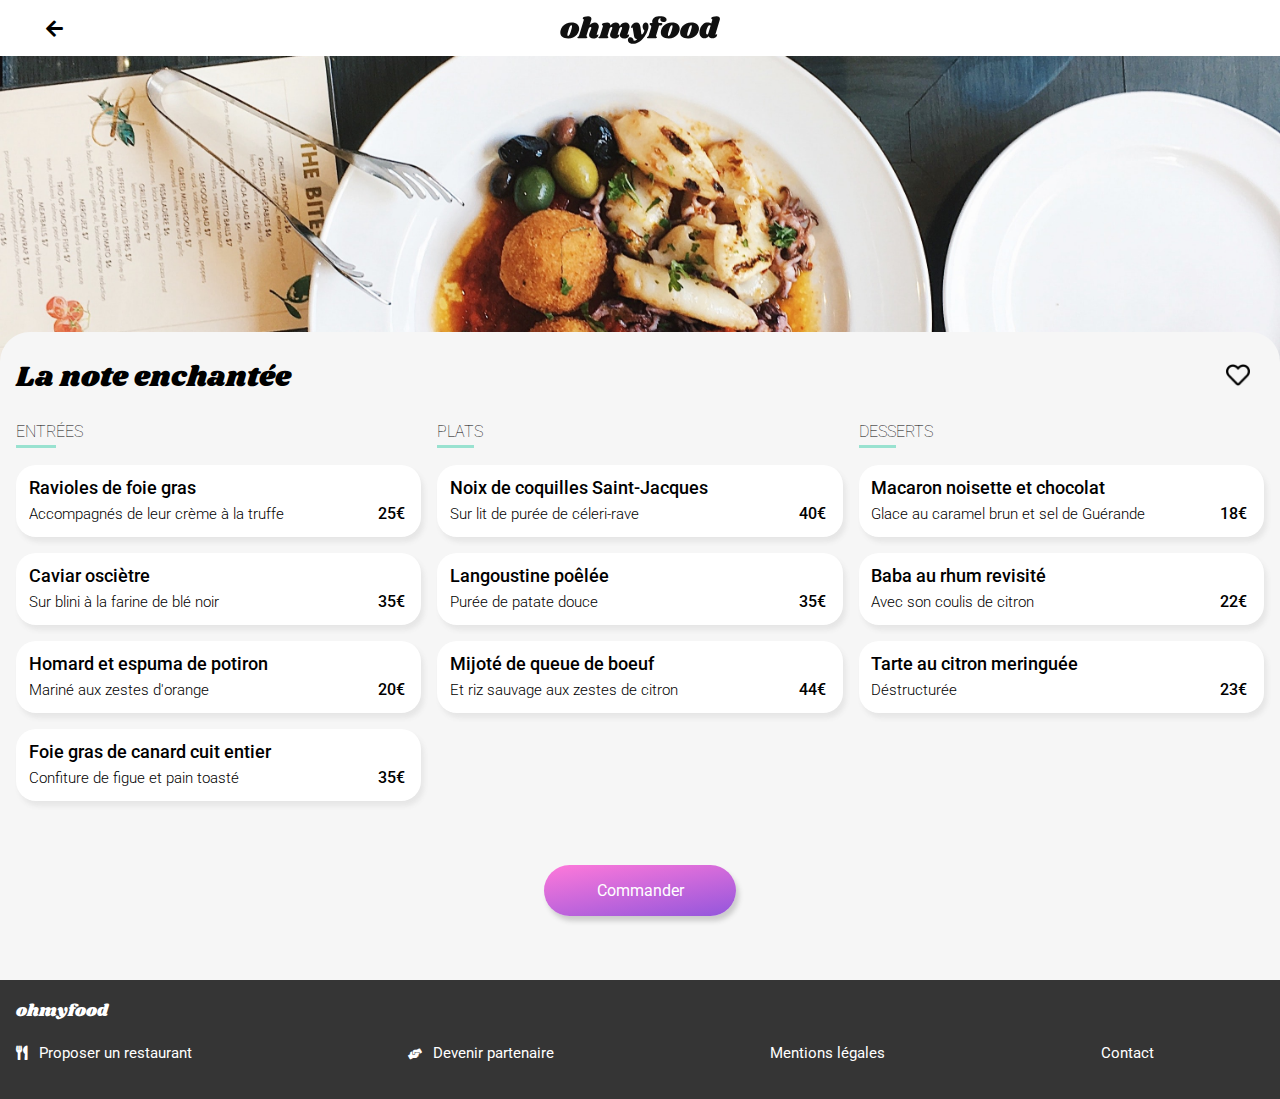
<file: html/menu-enchantée.html>
<!DOCTYPE html>
<html lang="fr">
<head>
    <meta charset="UTF-8">
    <meta http-equiv="X-UA-Compatible" content="IE=edge">
    <meta name="viewport" content="width=device-width, initial-scale=1.0">
    <title>La note enchantée - Restaurants - Ohmyfood</title>
    <link rel="stylesheet" href="../css/styles.css">
    <link rel="icon" href="../img/logo/ohmyfood@2x.svg">
    <meta name="description" content="Une envie de manger raffiné ? Commandez votre repas en ligne avec Ohmyfood et évitez l'attente en salle ! Composez votre propre menu, sélectionné dans des restaurants gastronomiques d'exception et réservez-le dès maintenant.">
<!-- Liens icônes, polices -->
    <link rel="stylesheet" href="https://cdnjs.cloudflare.com/ajax/libs/font-awesome/5.15.2/css/all.min.css"/>
    <link rel="preconnect" href="https://fonts.gstatic.com">
    <link href="https://fonts.googleapis.com/css2?family=Roboto:wght@100;300;400;500;700&family=Shrikhand&display=swap" rel="stylesheet">
<!-- Twitter Card data -->
    <meta name="twitter:card" content="summary"/>
<!-- Open Graph data -->
    <meta property="og:title" content="La note enchantée - Restaurants - Ohmyfood"/>
    <meta property="og:type" content="website"/>
    <meta property="og:url" content="https://naodevweb31.github.io/NaomiMango_3_15032021/"/>
    <meta property="og:image" content="https://raw.githubusercontent.com/NaoDevWeb31/NaomiMango_3_15032021/main/img/logo/ohmyfood-meta.png"/>
    <meta property="og:description" content="Une envie de manger raffiné ? Commandez votre repas en ligne avec Ohmyfood et évitez l'attente en salle ! Composez votre propre menu, sélectionné dans des restaurants gastronomiques d'exception et réservez-le dès maintenant."/>
</head>
<body>
    <header class="header header--menu">
    <!-- FLÈCHE -->
        <a class="header__return" href="../index.html" title="Retournez sur la page d'accueil" aria-label="homepage">
            <i class="fas fa-arrow-left"></i>
            <span class="header__return__text">Page d'accueil</span>
        </a>
    <!-- LOGO -->
        <img class="header__logo" src="../img/logo/ohmyfood@2x.svg" alt="logo du site" title="Ohmyfood.com"/>
    </header>
    <main class="courses">
    <!-- PHOTO -->
        <section class="courses-prev">
            <h2 class="courses-prev__heading">Menus</h2>
            <img class="courses-prev__image courses-prev__image--portrait" src="../img/restaurants/stil-u2Lp8tXIcjw-unsplash.jpg" alt="Photo du menu du restaurant La note enchantée"/>
        </section>
    <!-- MENU -->
        <section class="container container--light container--menus">
        <!-- NOM DU RESTO + CŒUR -->
            <div class="heading">
                <h2 class="heading__title">La note enchantée</h2>
                <button class="menu-prev__btn" type="button" aria-label="favorite">
                    <img class="menu-prev__btn__img empty" src="../img/icons/heart-regular.png" alt="Bouton de restaurant favori vide">
                    <img class="menu-prev__btn__img filled" src="../img/icons/heart-gradient.png" alt="Bouton de restaurant favori rempli">
                </button>
            </div>
        <!-- GRILLE DES 3 REPAS -->
            <div class="courses-grid">
            <!-- ENTRÉES -->
                <div class="course">
                <!-- INTITULÉ DU REPAS -->
                    <h3 class="course__heading course__heading--0"><span class="underline">ENTR</span>ÉES</h3>
                <!-- LISTE DES ENTRÉES -->
                    <ul class="course__dishes">
                    <!-- ENTRÉE 1 -->
                        <li class="dish dish--0">
                            <h4 class="dish__heading">Ravioles de foie gras</h4>
                            <p class="dish__caption">Accompagnés de leur crème à la truffe</p>
                            <div class="dish__price">25€</div>
                            <div class="dish__checkbox">
                                <i class="fas fa-check-circle"></i>
                            </div>
                        </li>
                    <!-- ENTRÉE 2 -->
                        <li class="dish dish--1">
                            <h4 class="dish__heading">Caviar osciètre</h4>
                            <p class="dish__caption">Sur blini à la farine de blé noir</p>
                            <div class="dish__price">35€</div>
                            <div class="dish__checkbox">
                                <i class="fas fa-check-circle"></i>
                            </div>
                        </li>
                    <!-- ENTRÉE 3 -->
                        <li class="dish dish--2">
                            <h4 class="dish__heading">Homard et espuma de potiron</h4>
                            <p class="dish__caption">Mariné aux zestes d'orange</p>
                            <div class="dish__price">20€</div>
                            <div class="dish__checkbox">
                                <i class="fas fa-check-circle"></i>
                            </div>
                        </li>
                    <!-- ENTRÉE 4 -->
                        <li class="dish dish--3">
                            <h4 class="dish__heading">Foie gras de canard cuit entier</h4>
                            <p class="dish__caption">Confiture de figue et pain toasté</p>
                            <div class="dish__price">35€</div>
                            <div class="dish__checkbox">
                                <i class="fas fa-check-circle"></i>
                            </div>
                        </li>
                    </ul>
                </div>
            <!-- PLATS -->
                <div class="course">
                <!-- INTITULÉ DU REPAS -->
                    <h3 class="course__heading course__heading--1"><span class="underline">PLAT</span>S</h3>
                <!-- LISTE DES PLATS -->
                    <ul class="course__dishes">
                    <!-- PLAT 1 -->
                        <li class="dish dish--4">
                            <h4 class="dish__heading">Noix de coquilles Saint-Jacques</h4>
                            <p class="dish__caption">Sur lit de purée de céleri-rave</p>
                            <div class="dish__price">40€</div>
                            <div class="dish__checkbox">
                                <i class="fas fa-check-circle"></i>
                            </div>
                        </li>
                    <!-- PLAT 2 -->
                        <li class="dish dish--5">
                            <h4 class="dish__heading">Langoustine poêlée</h4>
                            <p class="dish__caption">Purée de patate douce</p>
                            <div class="dish__price">35€</div>
                            <div class="dish__checkbox">
                                <i class="fas fa-check-circle"></i>
                            </div>
                        </li>
                    <!-- PLAT 3 -->
                        <li class="dish dish--6">
                            <h4 class="dish__heading">Mijoté de queue de boeuf</h4>
                            <p class="dish__caption">Et riz sauvage aux zestes de citron</p>
                            <div class="dish__price">44€</div>
                            <div class="dish__checkbox">
                                <i class="fas fa-check-circle"></i>
                            </div>
                        </li>
                    </ul>
                </div>
            <!-- DESSERTS -->
                <div class="course">
                <!-- INTITULÉ DU REPAS -->
                    <h3 class="course__heading course__heading--2"><span class="underline">DESS</span>ERTS</h3>
                <!-- LISTE DES DESSERTS -->
                    <ul class="course__dishes">
                    <!-- DESSERT 1 -->
                        <li class="dish dish--7">
                            <h4 class="dish__heading">Macaron noisette et chocolat</h4>
                            <p class="dish__caption">Glace au caramel brun et sel de Guérande</p>
                            <div class="dish__price">18€</div>
                            <div class="dish__checkbox">
                                <i class="fas fa-check-circle"></i>
                            </div>
                        </li>
                    <!-- DESSERT 2 -->
                        <li class="dish dish--8">
                            <h4 class="dish__heading">Baba au rhum revisité</h4>
                            <p class="dish__caption">Avec son coulis de citron</p>
                            <div class="dish__price">22€</div>
                            <div class="dish__checkbox">
                                <i class="fas fa-check-circle"></i>
                            </div>
                        </li>
                    <!-- DESSERT 3 -->
                        <li class="dish dish--9">
                            <h4 class="dish__heading">Tarte au citron meringuée</h4>
                            <p class="dish__caption">Déstructurée</p>
                            <div class="dish__price">23€</div>
                            <div class="dish__checkbox">
                                <i class="fas fa-check-circle"></i>
                            </div>
                        </li>
                    </ul>
                </div>
            </div>
            <div class="btn btn--menus">Commander</div>
        </section>
    </main>
    <footer class="footer">
        <!-- LOGO -->
            <h1 class="footer__heading">
                ohmyfood
            </h1>
        <!-- LISTE DU FOOTER -->
            <ul class="footer__list">
                <li class="list__item"><i class="fas fa-utensils"></i>Proposer un restaurant</li>
                <li class="list__item"><i class="fas fa-hands-helping"></i>Devenir partenaire</li>
                <li class="list__item">Mentions légales</li>
                <li class="list__item email__link"><a href="mailto:contact@ohmyfood.com" title="Cliquez ici pour nous contacter par email !">Contact</a></li>
            </ul>
    </footer>
</body>
</html>
</file>
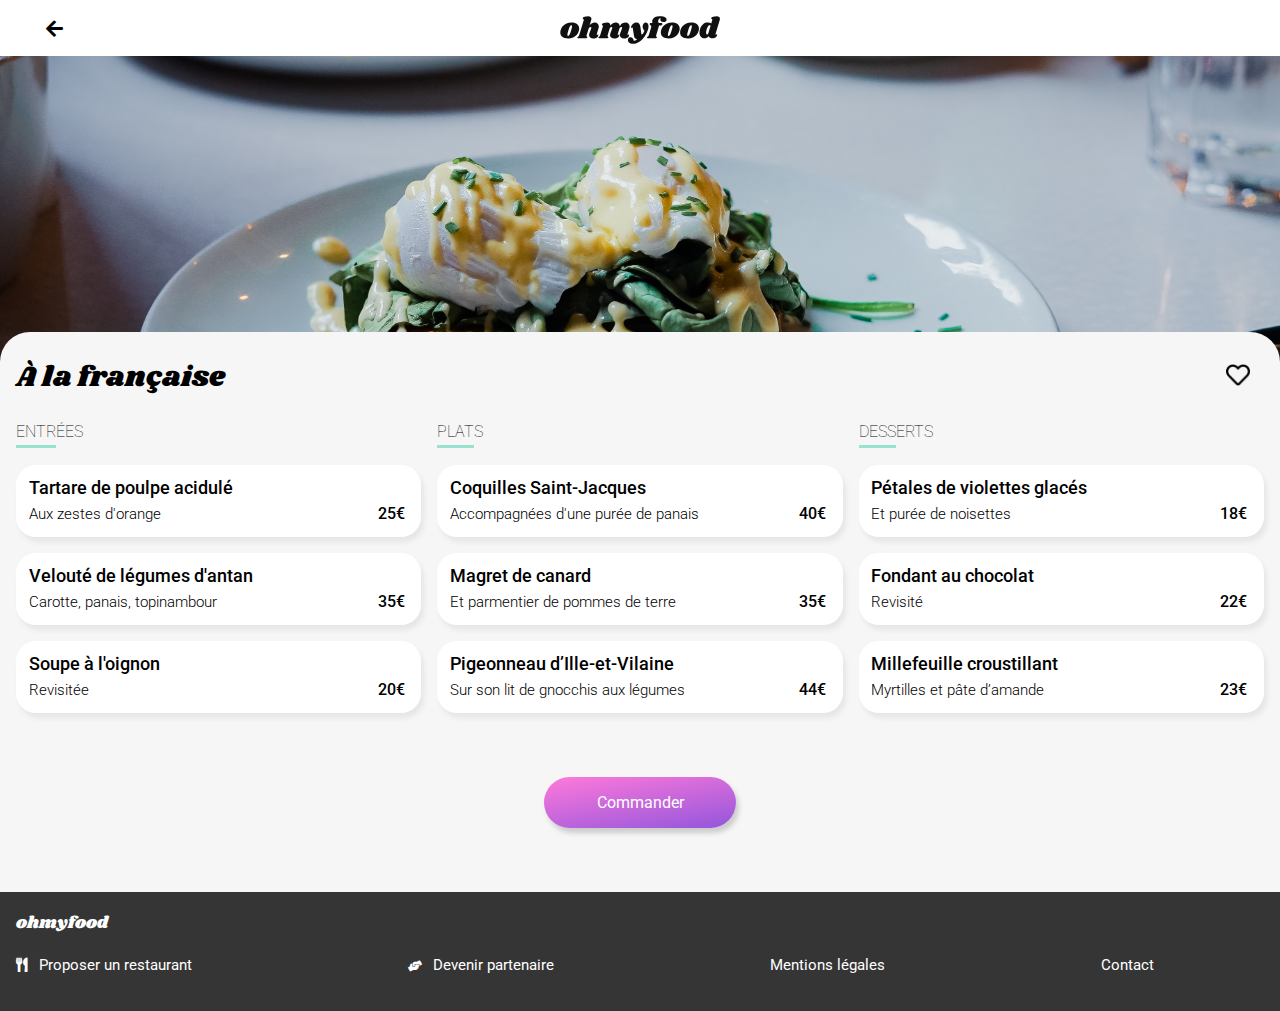
<file: html/menu-française.html>
<!DOCTYPE html>
<html lang="fr">
<head>
    <meta charset="UTF-8">
    <meta http-equiv="X-UA-Compatible" content="IE=edge">
    <meta name="viewport" content="width=device-width, initial-scale=1.0">
    <title>À la française - Restaurants - Ohmyfood</title>
    <link rel="stylesheet" href="../css/styles.css">
    <link rel="icon" href="../img/logo/ohmyfood@2x.svg">
    <meta name="description" content="Une envie de manger raffiné ? Commandez votre repas en ligne avec Ohmyfood et évitez l'attente en salle ! Composez votre propre menu, sélectionné dans des restaurants gastronomiques d'exception et réservez-le dès maintenant.">
<!-- Liens icônes, polices -->
    <link rel="stylesheet" href="https://cdnjs.cloudflare.com/ajax/libs/font-awesome/5.15.2/css/all.min.css"/>
    <link rel="preconnect" href="https://fonts.gstatic.com">
    <link href="https://fonts.googleapis.com/css2?family=Roboto:wght@100;300;400;500;700&family=Shrikhand&display=swap" rel="stylesheet">
<!-- Twitter Card data -->
    <meta name="twitter:card" content="summary"/>
<!-- Open Graph data -->
    <meta property="og:title" content="À la française - Restaurants - Ohmyfood"/>
    <meta property="og:type" content="website"/>
    <meta property="og:url" content="https://naodevweb31.github.io/NaomiMango_3_15032021/"/>
    <meta property="og:image" content="https://raw.githubusercontent.com/NaoDevWeb31/NaomiMango_3_15032021/main/img/logo/ohmyfood-meta.png"/>
    <meta property="og:description" content="Une envie de manger raffiné ? Commandez votre repas en ligne avec Ohmyfood et évitez l'attente en salle ! Composez votre propre menu, sélectionné dans des restaurants gastronomiques d'exception et réservez-le dès maintenant."/>
</head>
<body>
    <header class="header header--menu">
    <!-- FLÈCHE -->
        <a class="header__return" href="../index.html" title="Retournez sur la page d'accueil" aria-label="homepage">
            <i class="fas fa-arrow-left"></i>
            <span class="header__return__text">Page d'accueil</span>
        </a>
    <!-- LOGO -->
        <img class="header__logo" src="../img/logo/ohmyfood@2x.svg" alt="logo du site" title="Ohmyfood.com"/>
    </header>
    <main class="courses">
    <!-- PHOTO -->
        <section class="courses-prev">
            <h2 class="courses-prev__heading">Menus</h2>
            <img class="courses-prev__image" src="../img/restaurants/toa-heftiba-DQKerTsQwi0-unsplash.jpg" alt="Photo du menu du restaurant À la française"/>
        </section>
    <!-- MENU -->
        <section class="container container--light container--menus">
        <!-- NOM DU RESTO + CŒUR -->
            <div class="heading">
                <h2 class="heading__title">À la française</h2>
                <button class="menu-prev__btn" type="button" aria-label="favorite">
                    <img class="menu-prev__btn__img empty" src="../img/icons/heart-regular.png" alt="Bouton de restaurant favori vide">
                    <img class="menu-prev__btn__img filled" src="../img/icons/heart-gradient.png" alt="Bouton de restaurant favori rempli">
                </button>
            </div>
        <!-- GRILLE DES 3 REPAS -->
            <div class="courses-grid">
            <!-- ENTRÉES -->
                <div class="course">
                <!-- INTITULÉ DU REPAS -->
                    <h3 class="course__heading course__heading--0"><span class="underline">ENTR</span>ÉES</h3>
                <!-- LISTE DES ENTRÉES -->
                    <ul class="course__dishes">
                    <!-- ENTRÉE 1 -->
                        <li class="dish dish--0">
                            <h4 class="dish__heading">Tartare de poulpe acidulé</h4>
                            <p class="dish__caption">Aux zestes d'orange</p>
                            <div class="dish__price">25€</div>
                            <div class="dish__checkbox">
                                <i class="fas fa-check-circle"></i>
                            </div>
                        </li>
                    <!-- ENTRÉE 2 -->
                        <li class="dish dish--1">
                            <h4 class="dish__heading">Velouté de légumes d'antan</h4>
                            <p class="dish__caption">Carotte, panais, topinambour</p>
                            <div class="dish__price">35€</div>
                            <div class="dish__checkbox">
                                <i class="fas fa-check-circle"></i>
                            </div>
                        </li>
                    <!-- ENTRÉE 3 -->
                        <li class="dish dish--2">
                            <h4 class="dish__heading">Soupe à l'oignon</h4>
                            <p class="dish__caption">Revisitée</p>
                            <div class="dish__price">20€</div>
                            <div class="dish__checkbox">
                                <i class="fas fa-check-circle"></i>
                            </div>
                        </li>
                    </ul>
                </div>
            <!-- PLATS -->
                <div class="course">
                <!-- INTITULÉ DU REPAS -->
                    <h3 class="course__heading course__heading--1"><span class="underline">PLAT</span>S</h3>
                <!-- LISTE DES PLATS -->
                    <ul class="course__dishes">
                    <!-- PLAT 1 -->
                        <li class="dish dish--3">
                            <h4 class="dish__heading">Coquilles Saint-Jacques</h4>
                            <p class="dish__caption">Accompagnées d'une purée de panais</p>
                            <div class="dish__price">40€</div>
                            <div class="dish__checkbox">
                                <i class="fas fa-check-circle"></i>
                            </div>
                        </li>
                    <!-- PLAT 2 -->
                        <li class="dish dish--4">
                            <h4 class="dish__heading">Magret de canard</h4>
                            <p class="dish__caption">Et parmentier de pommes de terre</p>
                            <div class="dish__price">35€</div>
                            <div class="dish__checkbox">
                                <i class="fas fa-check-circle"></i>
                            </div>
                        </li>
                    <!-- PLAT 3 -->
                        <li class="dish dish--5">
                            <h4 class="dish__heading">Pigeonneau d’Ille-et-Vilaine</h4>
                            <p class="dish__caption">Sur son lit de gnocchis aux légumes</p>
                            <div class="dish__price">44€</div>
                            <div class="dish__checkbox">
                                <i class="fas fa-check-circle"></i>
                            </div>
                        </li>
                    </ul>
                </div>
            <!-- DESSERTS -->
                <div class="course">
                <!-- INTITULÉ DU REPAS -->
                    <h3 class="course__heading course__heading--2"><span class="underline">DESS</span>ERTS</h3>
                <!-- LISTE DES DESSERTS -->
                    <ul class="course__dishes">
                    <!-- DESSERT 1 -->
                        <li class="dish dish--6">
                            <h4 class="dish__heading">Pétales de violettes glacés</h4>
                            <p class="dish__caption">Et purée de noisettes</p>
                            <div class="dish__price">18€</div>
                            <div class="dish__checkbox">
                                <i class="fas fa-check-circle"></i>
                            </div>
                        </li>
                    <!-- DESSERT 2 -->
                        <li class="dish dish--7">
                            <h4 class="dish__heading">Fondant au chocolat</h4>
                            <p class="dish__caption">Revisité</p>
                            <div class="dish__price">22€</div>
                            <div class="dish__checkbox">
                                <i class="fas fa-check-circle"></i>
                            </div>
                        </li>
                    <!-- DESSERT 3 -->
                        <li class="dish dish--8">
                            <h4 class="dish__heading">Millefeuille croustillant</h4>
                            <p class="dish__caption">Myrtilles et pâte d’amande</p>
                            <div class="dish__price">23€</div>
                            <div class="dish__checkbox">
                                <i class="fas fa-check-circle"></i>
                            </div>
                        </li>
                    </ul>
                </div>
            </div>
            <div class="btn btn--menus">Commander</div>
        </section>
    </main>
    <footer class="footer">
        <!-- LOGO -->
            <h1 class="footer__heading">
                ohmyfood
            </h1>
        <!-- LISTE DU FOOTER -->
            <ul class="footer__list">
                <li class="list__item"><i class="fas fa-utensils"></i>Proposer un restaurant</li>
                <li class="list__item"><i class="fas fa-hands-helping"></i>Devenir partenaire</li>
                <li class="list__item">Mentions légales</li>
                <li class="list__item email__link"><a href="mailto:contact@ohmyfood.com" title="Cliquez ici pour nous contacter par email !">Contact</a></li>
            </ul>
    </footer>
</body>
</html>
</file>
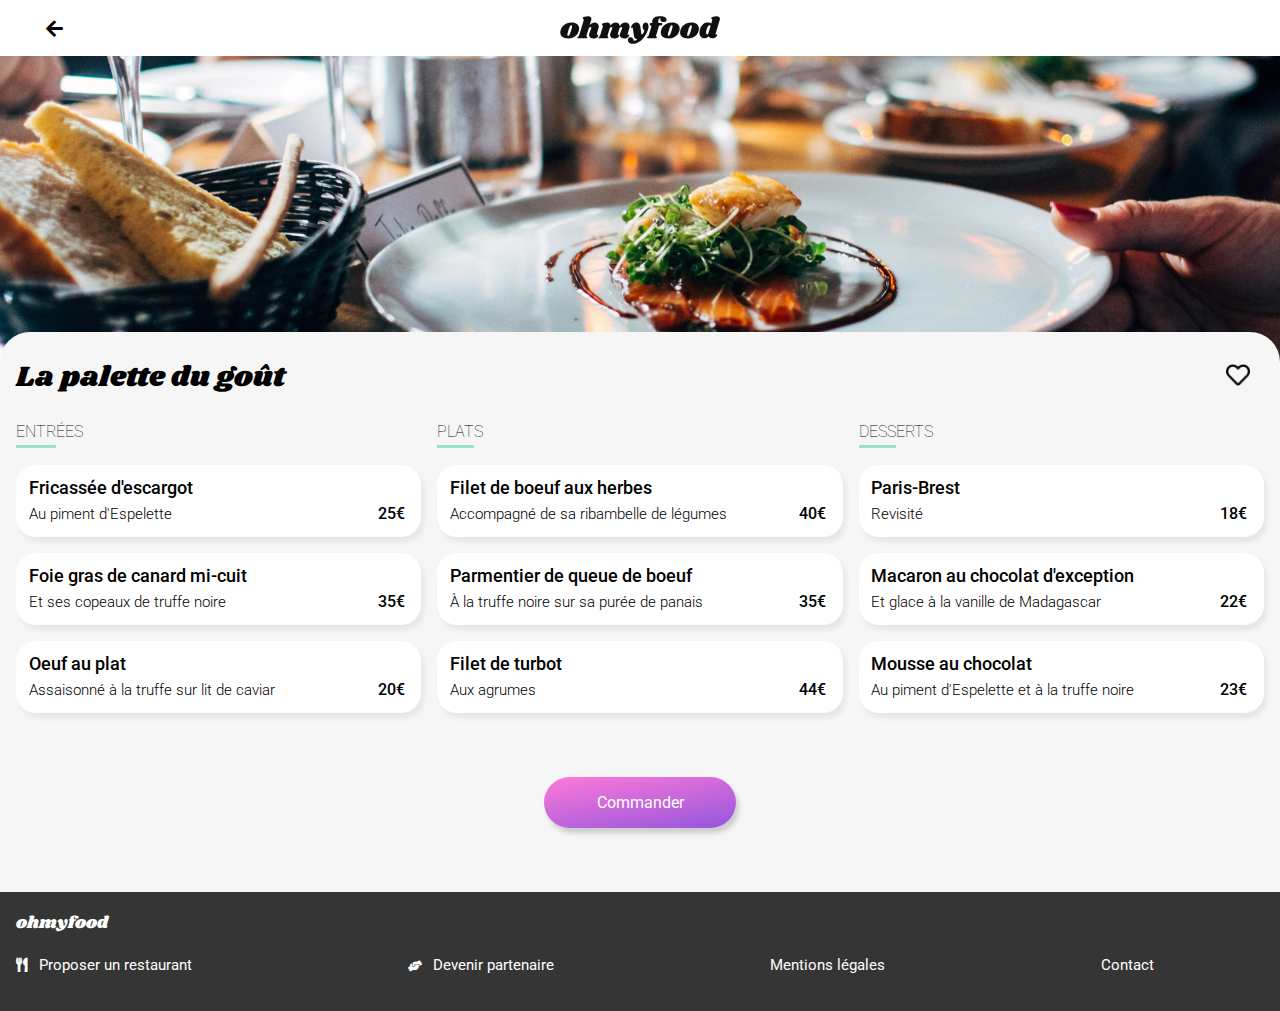
<file: html/menu-palette.html>
<!DOCTYPE html>
<html lang="fr">
<head>
    <meta charset="UTF-8">
    <meta http-equiv="X-UA-Compatible" content="IE=edge">
    <meta name="viewport" content="width=device-width, initial-scale=1.0">
    <title>La palette du goût - Restaurants - Ohmyfood</title>
    <link rel="stylesheet" href="../css/styles.css">
    <link rel="icon" href="../img/logo/ohmyfood@2x.svg">
    <meta name="description" content="Une envie de manger raffiné ? Commandez votre repas en ligne avec Ohmyfood et évitez l'attente en salle ! Composez votre propre menu, sélectionné dans des restaurants gastronomiques d'exception et réservez-le dès maintenant.">
<!-- Liens icônes, polices -->
    <link rel="stylesheet" href="https://cdnjs.cloudflare.com/ajax/libs/font-awesome/5.15.2/css/all.min.css"/>
    <link rel="preconnect" href="https://fonts.gstatic.com">
    <link href="https://fonts.googleapis.com/css2?family=Roboto:wght@100;300;400;500;700&family=Shrikhand&display=swap" rel="stylesheet">
<!-- Twitter Card data -->
    <meta name="twitter:card" content="summary"/>
<!-- Open Graph data -->
    <meta property="og:title" content="La palette du goût - Restaurants - Ohmyfood"/>
    <meta property="og:type" content="website"/>
    <meta property="og:url" content="https://naodevweb31.github.io/NaomiMango_3_15032021/"/>
    <meta property="og:image" content="https://raw.githubusercontent.com/NaoDevWeb31/NaomiMango_3_15032021/main/img/logo/ohmyfood-meta.png"/>
    <meta property="og:description" content="Une envie de manger raffiné ? Commandez votre repas en ligne avec Ohmyfood et évitez l'attente en salle ! Composez votre propre menu, sélectionné dans des restaurants gastronomiques d'exception et réservez-le dès maintenant."/>
</head>
<body>
    <header class="header header--menu">
    <!-- FLÈCHE -->
        <a class="header__return" href="../index.html" title="Retournez sur la page d'accueil" aria-label="homepage">
            <i class="fas fa-arrow-left"></i>
            <span class="header__return__text">Page d'accueil</span>
        </a>
    <!-- LOGO -->
        <img class="header__logo" src="../img/logo/ohmyfood@2x.svg" alt="logo du site" title="Ohmyfood.com"/>
    </header>
    <main class="courses">
    <!-- PHOTO -->
        <section class="courses-prev">
            <h2 class="courses-prev__heading">Menus</h2>
            <img class="courses-prev__image" src="../img/restaurants/jay-wennington-N_Y88TWmGwA-unsplash.jpg" alt="Photo du menu du restaurant La palette du goût"/>
        </section>
    <!-- MENU -->
        <section class="container container--light container--menus">
        <!-- NOM DU RESTO + CŒUR -->
            <div class="heading">
                <h2 class="heading__title">La palette du goût</h2>
                <button class="menu-prev__btn" type="button" aria-label="favorite">
                    <img class="menu-prev__btn__img empty" src="../img/icons/heart-regular.png" alt="Bouton de restaurant favori vide">
                    <img class="menu-prev__btn__img filled" src="../img/icons/heart-gradient.png" alt="Bouton de restaurant favori rempli">
                </button>
            </div>
        <!-- GRILLE DES 3 REPAS -->
            <div class="courses-grid">
            <!-- ENTRÉES -->
                <div class="course">
                <!-- INTITULÉ DU REPAS -->
                    <h3 class="course__heading course__heading--0"><span class="underline">ENTR</span>ÉES</h3>
                <!-- LISTE DES ENTRÉES -->
                    <ul class="course__dishes">
                    <!-- ENTRÉE 1 -->
                        <li class="dish dish--0">
                            <h4 class="dish__heading">Fricassée d'escargot</h4>
                            <p class="dish__caption">Au piment d'Espelette</p>
                            <div class="dish__price">25€</div>
                            <div class="dish__checkbox">
                                <i class="fas fa-check-circle"></i>
                            </div>
                        </li>
                    <!-- ENTRÉE 2 -->
                        <li class="dish dish--1">
                            <h4 class="dish__heading">Foie gras de canard mi-cuit</h4>
                            <p class="dish__caption">Et ses copeaux de truffe noire</p>
                            <div class="dish__price">35€</div>
                            <div class="dish__checkbox">
                                <i class="fas fa-check-circle"></i>
                            </div>
                        </li>
                    <!-- ENTRÉE 3 -->
                        <li class="dish dish--2">
                            <h4 class="dish__heading">Oeuf au plat</h4>
                            <p class="dish__caption">Assaisonné à la truffe sur lit de caviar</p>
                            <div class="dish__price">20€</div>
                            <div class="dish__checkbox">
                                <i class="fas fa-check-circle"></i>
                            </div>
                        </li>
                    </ul>
                </div>
            <!-- PLATS -->
                <div class="course">
                <!-- INTITULÉ DU REPAS -->
                    <h3 class="course__heading course__heading--1"><span class="underline">PLAT</span>S</h3>
                <!-- LISTE DES PLATS -->
                    <ul class="course__dishes">
                    <!-- PLAT 1 -->
                        <li class="dish dish--3">
                            <h4 class="dish__heading">Filet de boeuf aux herbes</h4>
                            <p class="dish__caption">Accompagné de sa ribambelle de légumes</p>
                            <div class="dish__price">40€</div>
                            <div class="dish__checkbox">
                                <i class="fas fa-check-circle"></i>
                            </div>
                        </li>
                    <!-- PLAT 2 -->
                        <li class="dish dish--4">
                            <h4 class="dish__heading">Parmentier de queue de boeuf</h4>
                            <p class="dish__caption">À la truffe noire sur sa purée de panais</p>
                            <div class="dish__price">35€</div>
                            <div class="dish__checkbox">
                                <i class="fas fa-check-circle"></i>
                            </div>
                        </li>
                    <!-- PLAT 3 -->
                        <li class="dish dish--5">
                            <h4 class="dish__heading">Filet de turbot</h4>
                            <p class="dish__caption">Aux agrumes</p>
                            <div class="dish__price">44€</div>
                            <div class="dish__checkbox">
                                <i class="fas fa-check-circle"></i>
                            </div>
                        </li>
                    </ul>
                </div>
            <!-- DESSERTS -->
                <div class="course">
                <!-- INTITULÉ DU REPAS -->
                    <h3 class="course__heading course__heading--2"><span class="underline">DESS</span>ERTS</h3>
                <!-- LISTE DES DESSERTS -->
                    <ul class="course__dishes">
                    <!-- DESSERT 1 -->
                        <li class="dish dish--6">
                            <h4 class="dish__heading">Paris-Brest</h4>
                            <p class="dish__caption">Revisité</p>
                            <div class="dish__price">18€</div>
                            <div class="dish__checkbox">
                                <i class="fas fa-check-circle"></i>
                            </div>
                        </li>
                    <!-- DESSERT 2 -->
                        <li class="dish dish--7">
                            <h4 class="dish__heading">Macaron au chocolat d'exception</h4>
                            <p class="dish__caption">Et glace à la vanille de Madagascar</p>
                            <div class="dish__price">22€</div>
                            <div class="dish__checkbox">
                                <i class="fas fa-check-circle"></i>
                            </div>
                        </li>
                    <!-- DESSERT 3 -->
                        <li class="dish dish--8">
                            <h4 class="dish__heading">Mousse au chocolat</h4>
                            <p class="dish__caption">Au piment d'Espelette et à la truffe noire</p>
                            <div class="dish__price">23€</div>
                            <div class="dish__checkbox">
                                <i class="fas fa-check-circle"></i>
                            </div>
                        </li>
                    </ul>
                </div>
            </div>
            <div class="btn btn--menus">Commander</div>
        </section>
    </main>
    <footer class="footer">
        <!-- LOGO -->
            <h1 class="footer__heading">
                ohmyfood
            </h1>
        <!-- LISTE DU FOOTER -->
            <ul class="footer__list">
                <li class="list__item"><i class="fas fa-utensils"></i>Proposer un restaurant</li>
                <li class="list__item"><i class="fas fa-hands-helping"></i>Devenir partenaire</li>
                <li class="list__item">Mentions légales</li>
                <li class="list__item email__link"><a href="mailto:contact@ohmyfood.com" title="Cliquez ici pour nous contacter par email !">Contact</a></li>
            </ul>
    </footer>
</body>
</html>
</file>
<file: css/styles.css>
@keyframes loader {
  0% {
    opacity: 0.8;
    z-index: 100;
  }
  75% {
    opacity: 0.8;
    z-index: 100;
  }
  100% {
    opacity: 0;
    z-index: -100;
  }
}
@keyframes spinner {
  from {
    transform: rotate(0);
  }
  to {
    transform: rotate(1turn);
  }
}
/*@keyframes spinner-off {
  from {
    opacity: 1;
    z-index: 150;
  }
  to {
    opacity: 0;
    z-index: -150;
  }
}*/
@keyframes courses-unveiling {
  0% {
    transform: translateY(50%);
    opacity: 0;
  }
  25% {
    opacity: 0;
  }
  100% {
    transform: translateY(0);
    opacity: 1;
  }
}
@keyframes dishes-unveiling {
  0% {
    transform: translateY(50%);
    opacity: 0;
  }
  25% {
    opacity: 0;
  }
  100% {
    transform: translateY(0);
    opacity: 1;
  }
}
a {
  cursor: default;
}

body {
  font-family: "Roboto", sans-serif;
  font-size: medium;
}

h1 {
  font-family: "Shrikhand", cursive;
  font-weight: 300;
  font-size: 17px;
}

a {
  color: inherit;
  text-decoration: none;
}

.fas {
  margin: 1rem;
}

.fa-arrow-left {
  font-size: 1.2rem;
  margin: 0.5rem;
}

.instructions__item > .fas {
  color: #7e7e7e;
}

.fa-mobile-alt {
  font-size: 1.4rem;
}

.fa-list-ul {
  font-size: 1.2rem;
}

.fa-check-circle {
  color: white;
  font-size: 1.3rem;
}
@media screen and (min-width: 768px) {
  .fa-check-circle {
    font-size: 1.7rem;
  }
}
@media screen and (min-width: 1024px) {
  .fa-check-circle {
    font-size: 1.5rem;
  }
}

.list__item > .fas {
  margin: 0rem 0.7rem 0rem 0rem;
}

.fa-utensils {
  font-size: 0.9rem;
}

.fa-hands-helping {
  font-size: 0.7rem;
}

.btn {
  color: white;
  background: linear-gradient(170deg, #ff79da, #9356dc);
  padding: 1rem;
  border-radius: 30px;
  box-shadow: 3px 5px 5px #cccccc;
  width: fit-content;
  margin: auto;
  display: flex;
  justify-content: center;
  cursor: pointer;
}
.btn--menus {
  width: 10rem;
}
.btn:hover {
  opacity: 0.8;
  box-shadow: 3px 5px 5px #999999;
}

.menu-prev__btn {
  grid-area: heart;
  border: none;
  background: none;
  cursor: pointer;
  position: relative;
  margin: auto 1.5rem auto auto;
}
.menu-prev__btn__img {
  width: 1.5rem;
}
.menu-prev__btn > .empty {
  opacity: 1;
  transition: opacity 250ms cubic-bezier(1, 0, 0.4, 1) 200ms;
}
.menu-prev__btn > .filled {
  position: absolute;
  top: 0.16rem;
  left: 0.45rem;
  opacity: 0;
  transform: scale(0);
  transform-origin: bottom;
  transition: all 400ms cubic-bezier(0.74, -0.12, 0.46, 0.47);
}
@media screen and (min-width: 1024px) {
  .menu-prev__btn:hover > .empty {
    opacity: 0;
  }
  .menu-prev__btn:hover > .filled {
    opacity: 1;
    transform: scale(1);
  }
}
.menu-prev__btn:focus > .empty, .menu-prev__btn:active > .empty {
  opacity: 0;
}
.menu-prev__btn:focus > .filled, .menu-prev__btn:active > .filled {
  opacity: 1;
  transform: scale(1);
}

.header {
  width: 100%;
  text-align: center;
  box-shadow: 0px 4px 5px #cccccc;
  margin: -0.5rem 0rem 0rem -0.5rem;
  padding: 1rem 0.5rem 0.5rem 0.5rem;
  position: relative;
}
.header--menu {
  align-items: center;
  padding: 1rem 0.5rem 0.5rem 0.5rem;
  margin-bottom: 0.3rem;
  box-shadow: none;
}
.header__return {
  position: absolute;
  top: 20%;
  left: 3%;
}
.header__return__text {
  display: none;
}
.header__logo {
  width: 10rem;
}

.footer {
  background: #353535;
  color: white;
  margin: auto -0.5rem -1rem -1rem;
  padding: 0.5rem 0rem 1rem 1.5rem;
}
.footer__heading {
  margin-bottom: 1rem;
}
.footer__list {
  list-style: none;
  padding: 0;
  display: flex;
  flex-direction: column;
}
@media screen and (min-width: 1024px) {
  .footer__list {
    flex-direction: row;
    flex-wrap: wrap;
    justify-content: space-between;
    align-items: center;
    text-align: left;
    width: 90%;
  }
}
.footer__list > .list__item {
  margin: 0.3rem 0rem;
  font-size: 15px;
}
.footer__list > .email__link:hover, .footer__list > .email__link:active {
  font-weight: bold;
}

.container {
  margin: 0rem -0.5rem;
}
.container--md {
  background: #eaeaea;
}
.container--light {
  background: #f6f6f6;
  padding: 1rem 0 3rem 0;
}
.container--white {
  padding: 2rem 1rem 3rem 1rem;
}
.container--menus {
  border-radius: 30px 30px 0px 0px;
  margin-top: -3rem;
  padding: 1rem 1rem 4rem 1rem;
}

.loader {
  width: 100%;
  height: 100%;
  background: #f6f6f6;
  position: fixed;
  top: 0;
  left: 0;
  display: flex;
  justify-content: center;
  align-items: center;
  animation: loader 3s both cubic-bezier(0.19, 1, 0.22, 1);
}

.loading {
  width: 10rem;
  height: 10rem;
  display: flex;
  justify-content: space-evenly;
  align-items: center;
  /*animation: spinner-off 3s cubic-bezier(0.35, 0.25, 1, 0.8) forwards;*/
}
.loading__spinner {
  width: 6rem;
  height: 6rem;
  border-radius: 50%;
  border: 4px solid rgba(175, 175, 175, 0.4);
  border-top-color: #9356dc;
  border-right-color: #ff79da;
  border-bottom-color: #99e2d0;
  background: rgba(0, 0, 0, 0.1);
  animation: spinner 500ms linear infinite;
}

.localisation__heading {
  display: none;
}
.localisation__grid {
  display: grid;
  grid-template-columns: auto auto;
  justify-content: center;
  width: 50%;
  margin: auto;
}

.presentation {
  text-align: center;
  margin: 0 1rem;
  display: flex;
  flex-direction: column;
  align-items: center;
}
.presentation__heading {
  font-size: 1.4rem;
  margin-left: 2rem;
  margin-right: 2rem;
}
.presentation__caption {
  font-weight: 300;
  font-size: 1.1rem;
  margin-top: 0;
  margin-bottom: 1.5rem;
}

.instructions {
  list-style: none;
  display: grid;
  grid-template-rows: repeat(3, 1fr);
  grid-row-gap: 1.5rem;
  padding-left: 1rem;
}
@media screen and (min-width: 768px) {
  .instructions {
    grid-template-columns: repeat(3, 1fr);
    grid-column-gap: 1.5rem;
    grid-template-rows: 1fr;
  }
}
@media screen and (min-width: 1024px) {
  .instructions {
    grid-column-gap: 6rem;
  }
}
.instructions__item {
  background: #f6f6f6;
  border-radius: 20px;
  padding: 0.5rem 1rem;
  align-self: center;
  box-shadow: 3px 5px 5px #e6e6e6;
  position: relative;
  z-index: 1;
  font-weight: 500;
}
.instructions__item > .item__number {
  background: #9356dc;
  color: white;
  border-radius: 50% 50%;
  width: 1rem;
  padding: 0.2rem;
  text-align: center;
  font-size: 0.9rem;
  position: absolute;
  bottom: 30%;
  left: -0.7rem;
}
.instructions__item::after {
  transition: opacity 150ms;
}
.instructions__item:hover {
  background: transparent;
  box-shadow: 3px 5px 5px #cccccc;
}
.instructions__item:hover > .fas {
  color: #9356dc;
}
.instructions__item:hover::after {
  content: "";
  position: absolute;
  top: 0;
  right: 0;
  bottom: 0;
  left: 0;
  background: #e4d5f6;
  border-radius: 20px;
  z-index: -1;
  opacity: 0.3;
}

.restaurants {
  margin: 0 1rem;
  padding-top: 1rem;
}
@media screen and (min-width: 768px) {
  .restaurants {
    margin: 0 2rem;
  }
}

.menus-grid {
  display: grid;
  grid-template-rows: repeat(4, 1fr);
  grid-row-gap: 1rem;
}
@media screen and (min-width: 768px) {
  .menus-grid {
    grid-template-rows: repeat(2, 1fr);
    grid-template-columns: repeat(2, 1fr);
    grid-column-gap: 1.5rem;
    grid-row-gap: 1.5rem;
  }
}

.menu-prev {
  background: white;
  border-radius: 20px;
  display: grid;
  grid-template-areas: "image image" "heading heart";
  grid-template-columns: 80% 20%;
  box-shadow: 3px 5px 5px #e6e6e6;
}
@media screen and (min-width: 1024px) {
  .menu-prev {
    transform: scale(0.95);
    transition: transform 250ms ease-in-out;
  }
  .menu-prev:hover {
    box-shadow: 3px 5px 5px #cccccc;
    transform: scale(1);
  }
}
.menu-prev__image {
  position: relative;
  grid-area: image;
}
.menu-prev__image > img {
  object-fit: cover;
  object-position: 50% 70%;
  width: 100%;
  height: 11rem;
  border-radius: 20px 20px 0px 0px;
}
.menu-prev__image > .img--portrait {
  object-position: 50% 61%;
}
.menu-prev__image > .image__tag {
  position: absolute;
  top: 1rem;
  right: 1rem;
  background: #99e2d0;
  padding: 0.5rem 0.7rem;
  color: #1c8766;
  border-radius: 3px;
  font-size: 14px;
  font-weight: 500;
}
.menu-prev__heading {
  margin: 0 1rem;
  grid-area: heading;
}
.menu-prev__heading > .heading__title {
  font-family: "Roboto", sans-serif;
  font-weight: 500;
  font-size: 18px;
  margin-bottom: 0.3rem;
  margin-top: 0.7rem;
}
.menu-prev__heading > .heading__district {
  font-weight: 300;
  margin-top: 0;
}
.menu-prev:active {
  color: #ff79da;
}

.courses {
  display: flex;
  flex-direction: column;
}
.courses-prev {
  margin: -0.3rem -0.5rem 0rem -0.5rem;
  overflow: hidden;
}
.courses-prev__heading {
  display: none;
}
.courses-prev__image {
  object-fit: cover;
  width: 107%;
  height: 16rem;
  object-position: center left;
}
@media screen and (min-width: 768px) {
  .courses-prev__image {
    height: 20rem;
  }
}
.courses-prev__image--portrait {
  width: 100%;
}
@media screen and (min-width: 768px) {
  .courses-prev__image--portrait {
    height: 20rem;
  }
}

.heading {
  display: flex;
  justify-content: space-between;
  margin: -1rem -1rem -1rem 0rem;
}
.heading__title {
  font-family: "Shrikhand", cursive;
  font-weight: 300;
  font-size: 1.8rem;
  width: 90%;
}

.courses-grid {
  display: grid;
  grid-row-gap: 0.5rem;
  margin-bottom: 3rem;
}
@media screen and (min-width: 1024px) {
  .courses-grid {
    grid-template-columns: repeat(3, 1fr);
    grid-column-gap: 1rem;
    grid-template-rows: 1fr;
  }
}

.course__heading {
  font-weight: 100;
  font-size: 16px;
  margin-bottom: 1.5rem;
  animation: courses-unveiling 900ms ease-out backwards;
}
.course__heading--0 {
  animation-delay: 0ms;
}
.course__heading--1 {
  animation-delay: 300ms;
}
.course__heading--2 {
  animation-delay: 600ms;
}
.course__heading > .underline {
  border-bottom: #99e2d0 3px solid;
  padding-bottom: 0.3rem;
}
.course__dishes {
  list-style: none;
  display: grid;
  grid-row-gap: 1rem;
  padding: 0;
}

.dish {
  display: grid;
  grid-template-areas: "heading heading checkbox" "caption price checkbox";
  grid-template-rows: repeat(2, 1fr);
  grid-template-columns: 84% 6% 18%;
  background: white;
  border-radius: 20px;
  box-shadow: 3px 5px 5px #e6e6e6;
  height: 4.5rem;
  overflow: hidden;
  cursor: pointer;
  animation: dishes-unveiling 900ms ease-out backwards;
}
@media screen and (min-width: 768px) {
  .dish {
    grid-template-columns: 1fr 8% 10%;
  }
}
@media screen and (min-width: 1024px) {
  .dish {
    grid-template-columns: 84% 6% 18%;
  }
}
.dish--0 {
  animation-delay: 0ms;
}
.dish--1 {
  animation-delay: 100ms;
}
.dish--2 {
  animation-delay: 200ms;
}
.dish--3 {
  animation-delay: 300ms;
}
.dish--4 {
  animation-delay: 400ms;
}
.dish--5 {
  animation-delay: 500ms;
}
.dish--6 {
  animation-delay: 600ms;
}
.dish--7 {
  animation-delay: 700ms;
}
.dish--8 {
  animation-delay: 800ms;
}
.dish--9 {
  animation-delay: 900ms;
}
.dish__heading {
  grid-area: heading;
  margin: 0.8rem 0rem 0rem 0.8rem;
  font-weight: 500;
  font-size: 18px;
  text-overflow: ellipsis;
  overflow: hidden;
  white-space: nowrap;
}
@media screen and (min-width: 1024px) {
  .dish__heading {
    margin-right: -2rem;
  }
}
.dish__caption {
  grid-area: caption;
  font-weight: 300;
  font-size: 15px;
  margin: 0.3rem 0rem 0.5rem 0.8rem;
  text-overflow: ellipsis;
  overflow: hidden;
  white-space: nowrap;
}
.dish__price {
  grid-area: price;
  align-self: center;
  padding-bottom: 0.6rem;
  font-weight: 500;
  font-size: 15px;
  margin: 0rem 0.5rem;
  text-align: center;
  transform: translateX(160%);
  transition: transform 350ms cubic-bezier(0.54, 0.13, 0.65, 0.82);
}
@media screen and (min-width: 768px) {
  .dish__price {
    font-size: 16px;
  }
}
.dish__checkbox {
  grid-area: checkbox;
  background: #99e2d0;
  border-radius: 0 15px 15px 0;
  display: flex;
  justify-content: center;
  align-items: center;
  transform: translateX(105%);
  opacity: 0;
  transform-origin: right top;
  transition: transform 400ms cubic-bezier(0.86, 0.06, 0.16, 0.84);
}
.dish__checkbox > .fa-check-circle {
  transform: rotate(0);
  transition: transform 300ms cubic-bezier(0.17, 0.53, 1, 0.73) 50ms;
}
@media screen and (min-width: 1024px) {
  .dish:hover {
    grid-template-columns: 66% 16% 18%;
    box-shadow: 3px 5px 5px #cccccc;
  }
  .dish:hover > .dish__heading {
    margin-right: 3rem;
  }
  .dish:hover > .dish__price {
    transform: translateX(0);
  }
  .dish:hover > .dish__checkbox {
    transform: translateX(0);
    opacity: 1;
  }
  .dish:hover > .dish__checkbox > .fa-check-circle {
    transform: rotate(1turn);
  }
}
.dish:focus, .dish:active {
  grid-template-columns: 66% 16% 18%;
  box-shadow: 3px 5px 5px #cccccc;
}
.dish:focus > .dish__heading, .dish:active > .dish__heading {
  margin-right: 3rem;
}
.dish:focus > .dish__price, .dish:active > .dish__price {
  transform: translateX(0);
}
.dish:focus > .dish__checkbox, .dish:active > .dish__checkbox {
  transform: translateX(0);
  opacity: 1;
}
.dish:focus > .dish__checkbox > .fa-check-circle, .dish:active > .dish__checkbox > .fa-check-circle {
  transform: rotate(1turn);
}

/*# sourceMappingURL=styles.css.map */
</file>
